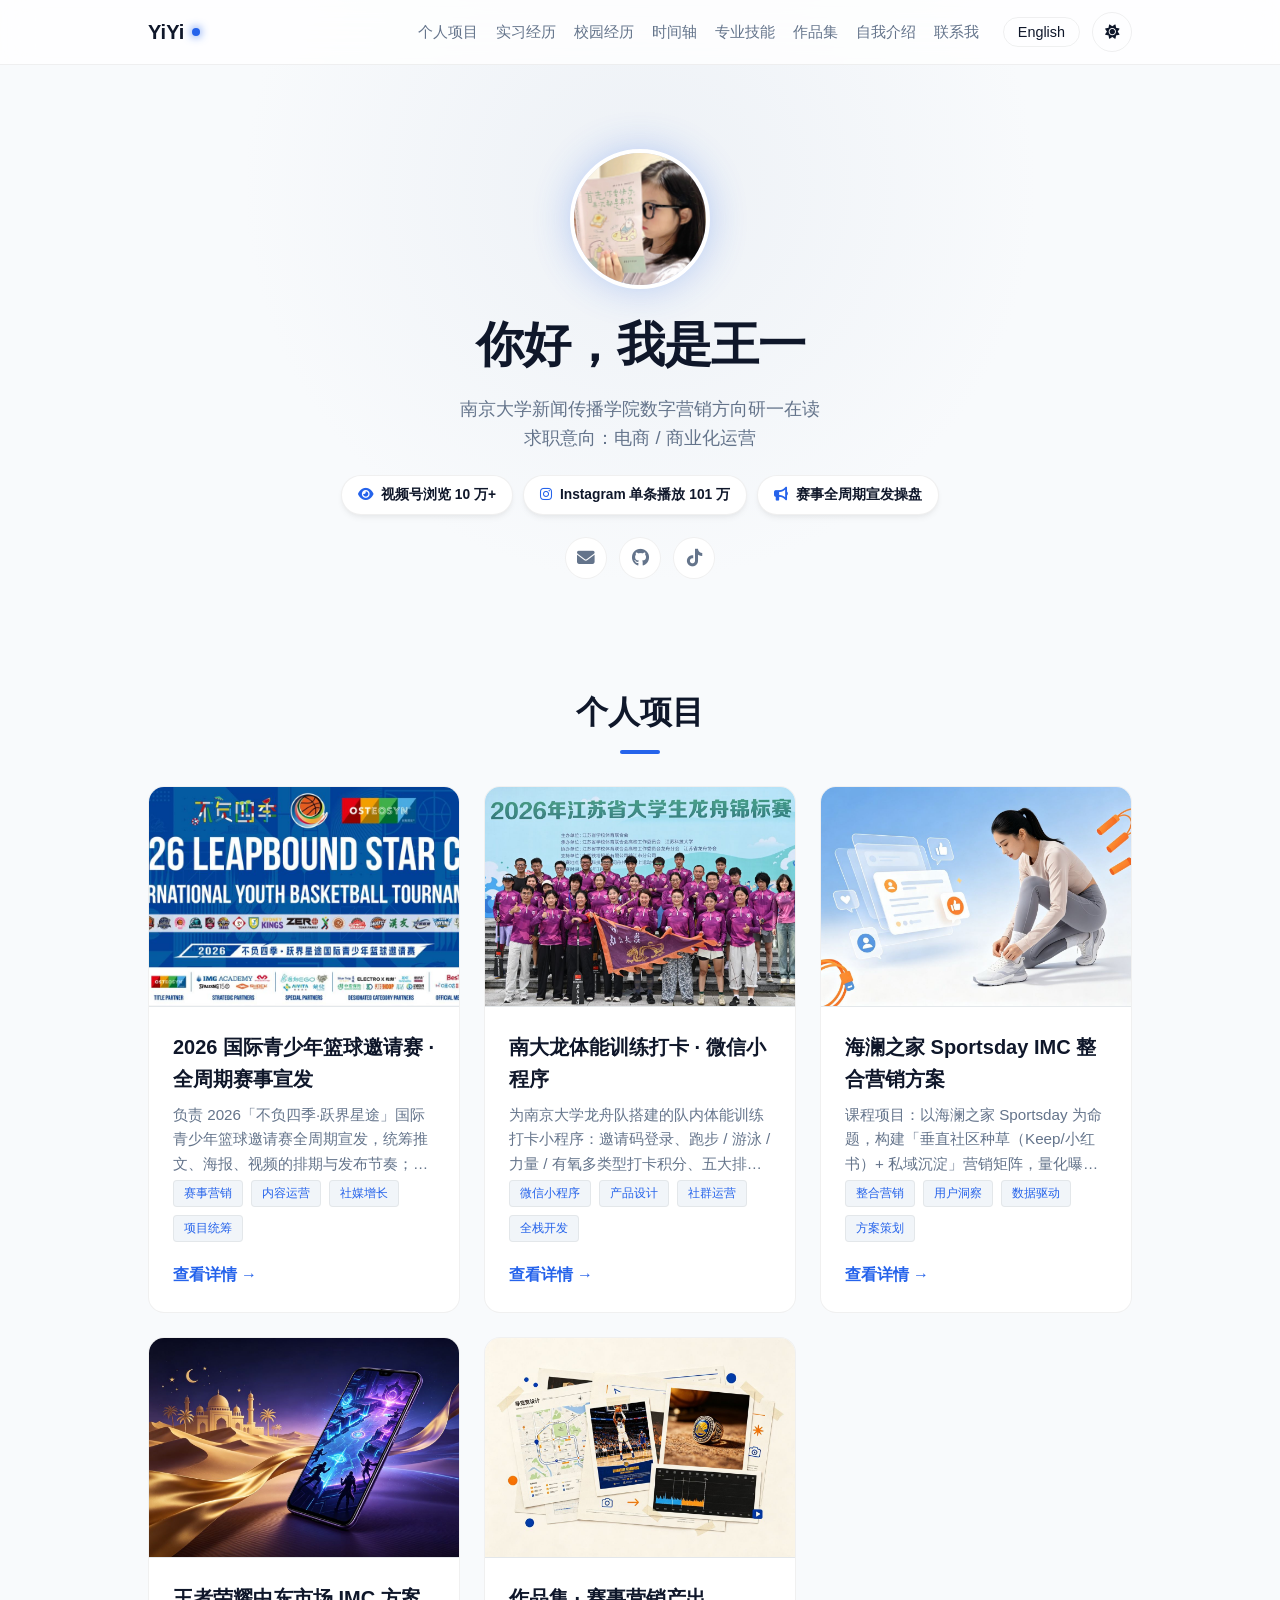
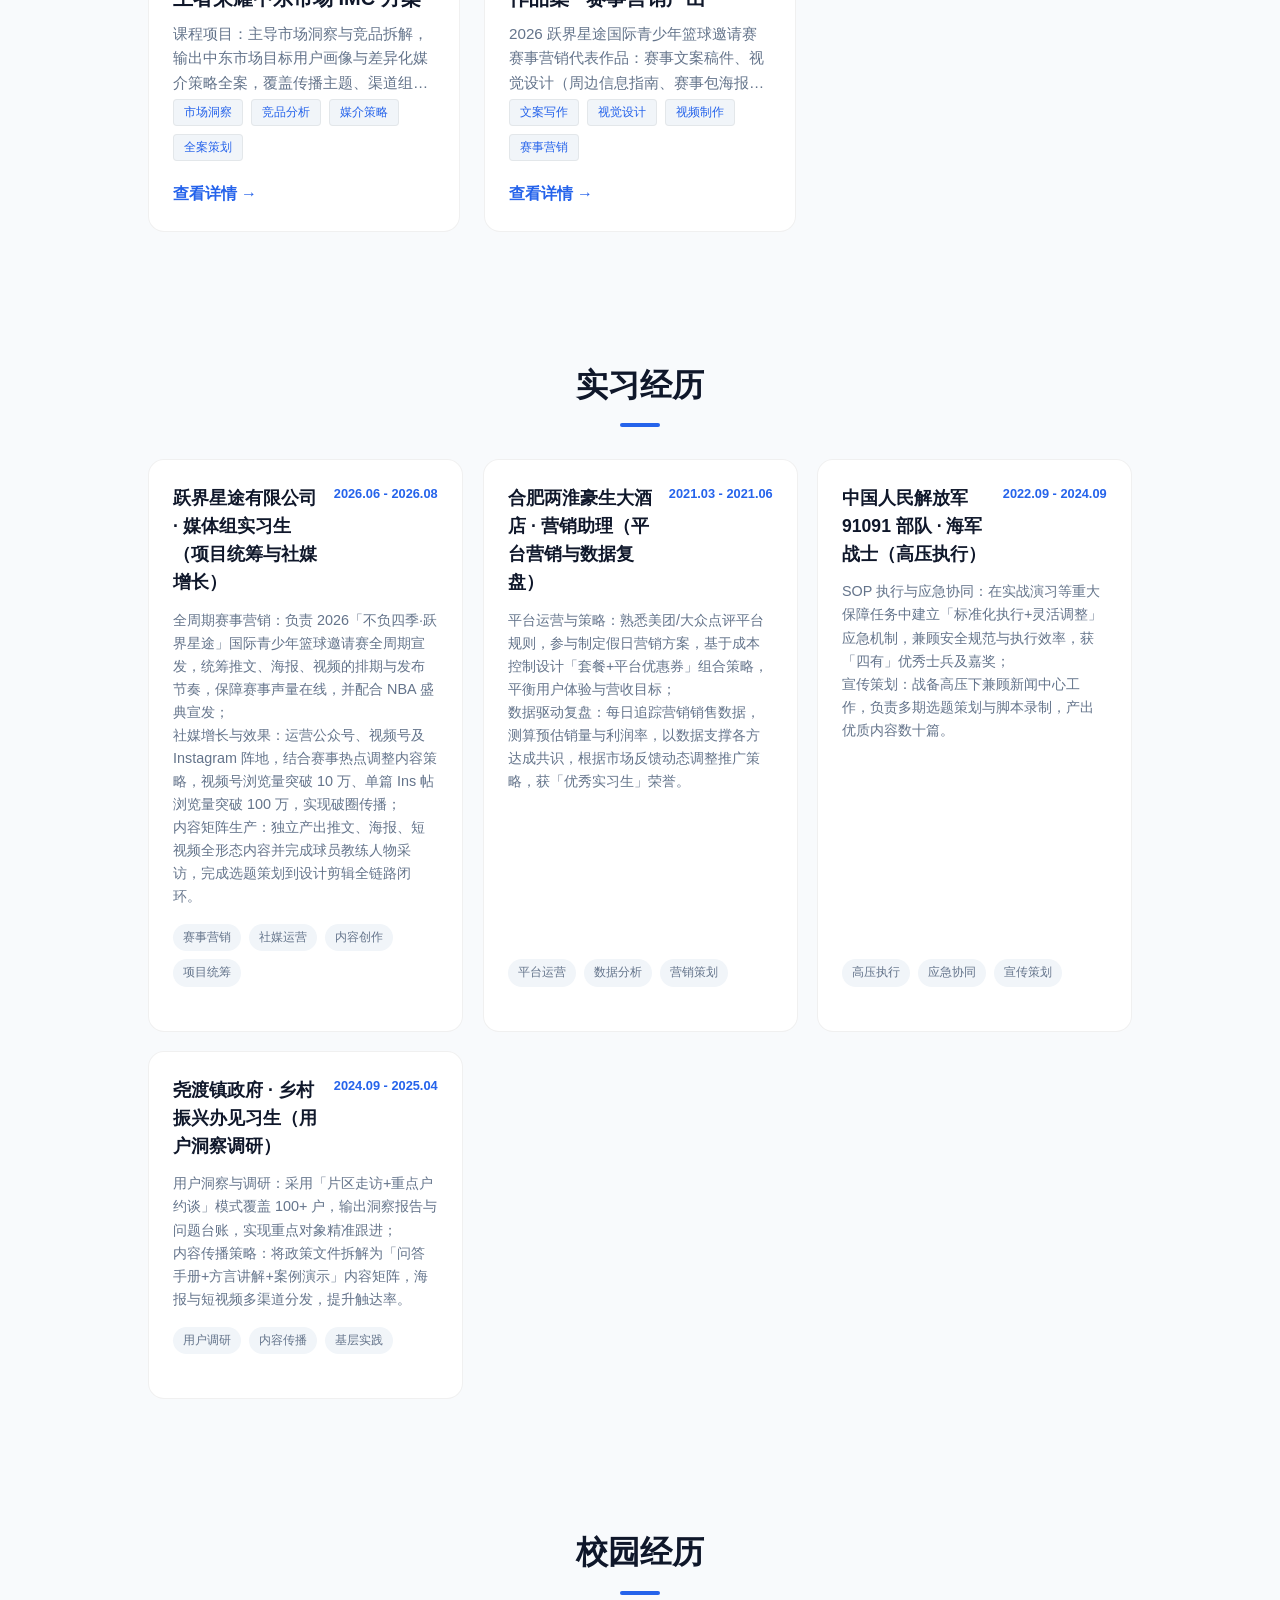
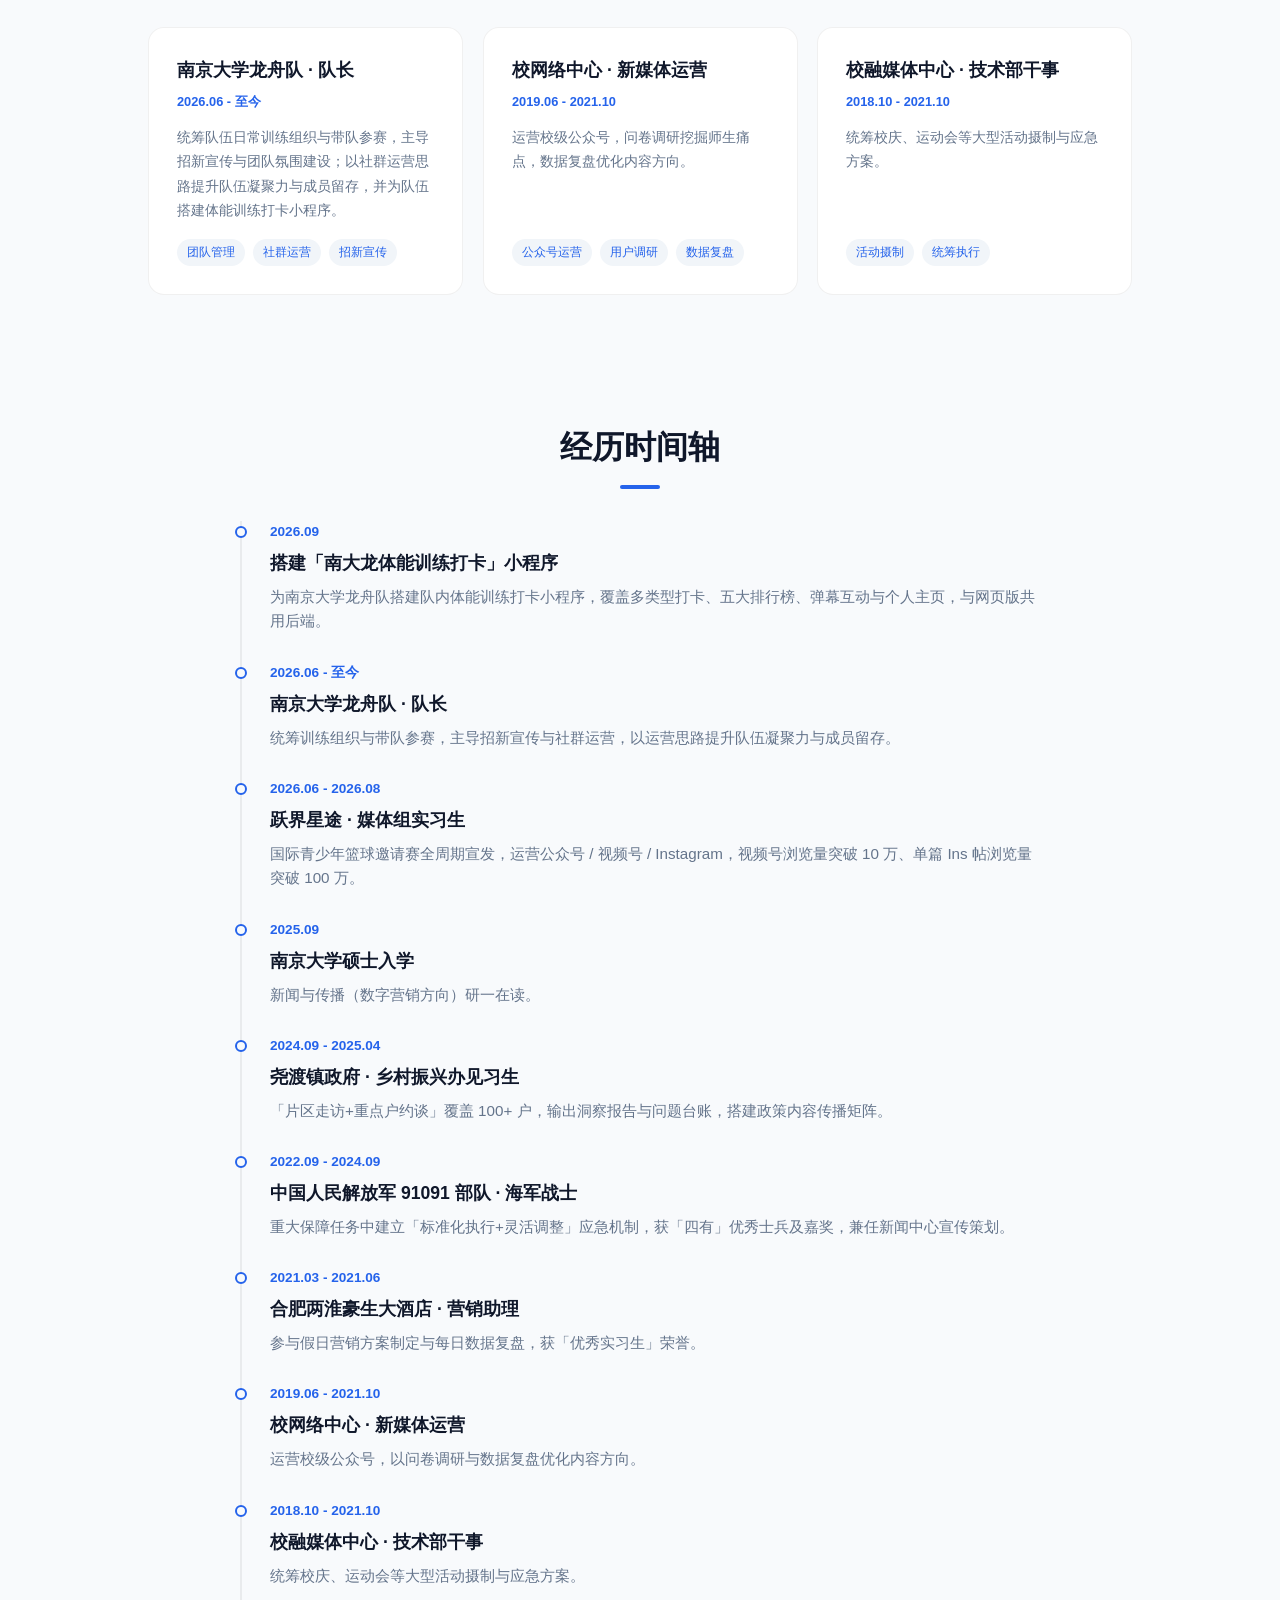
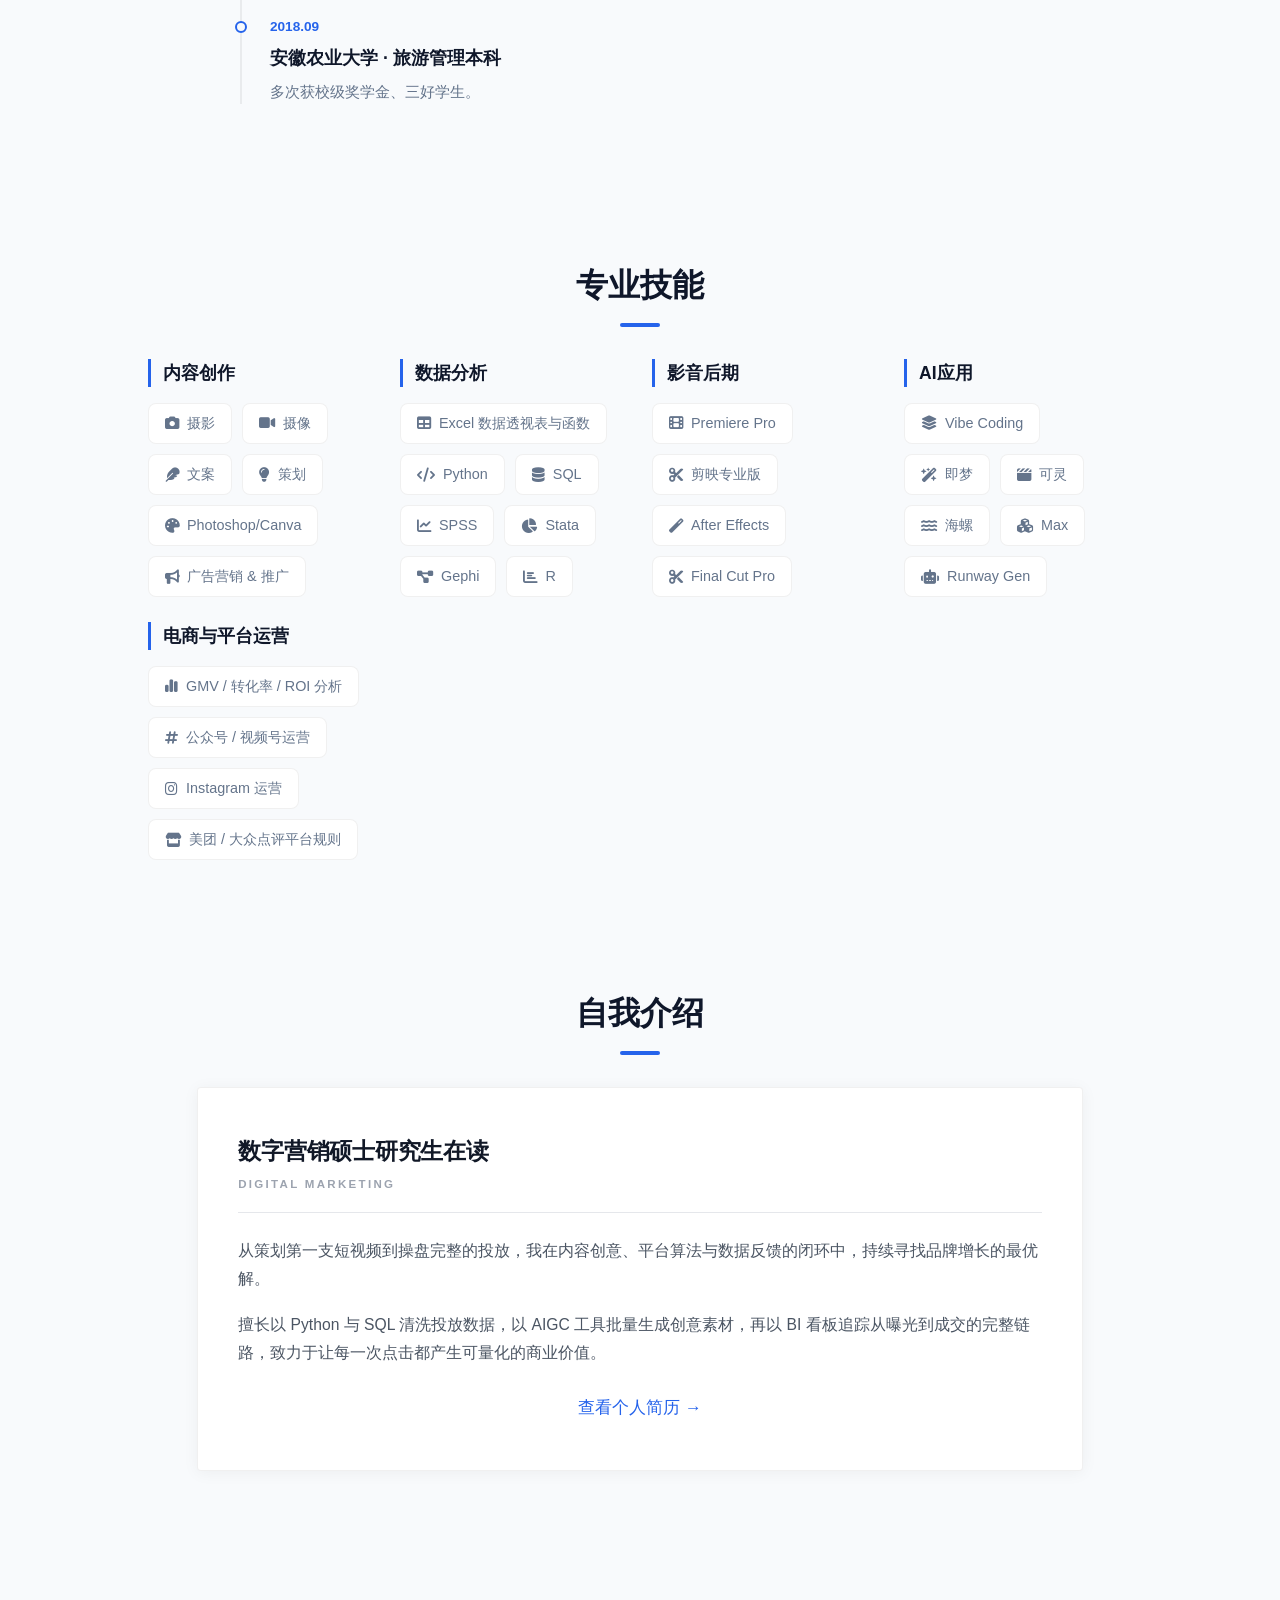
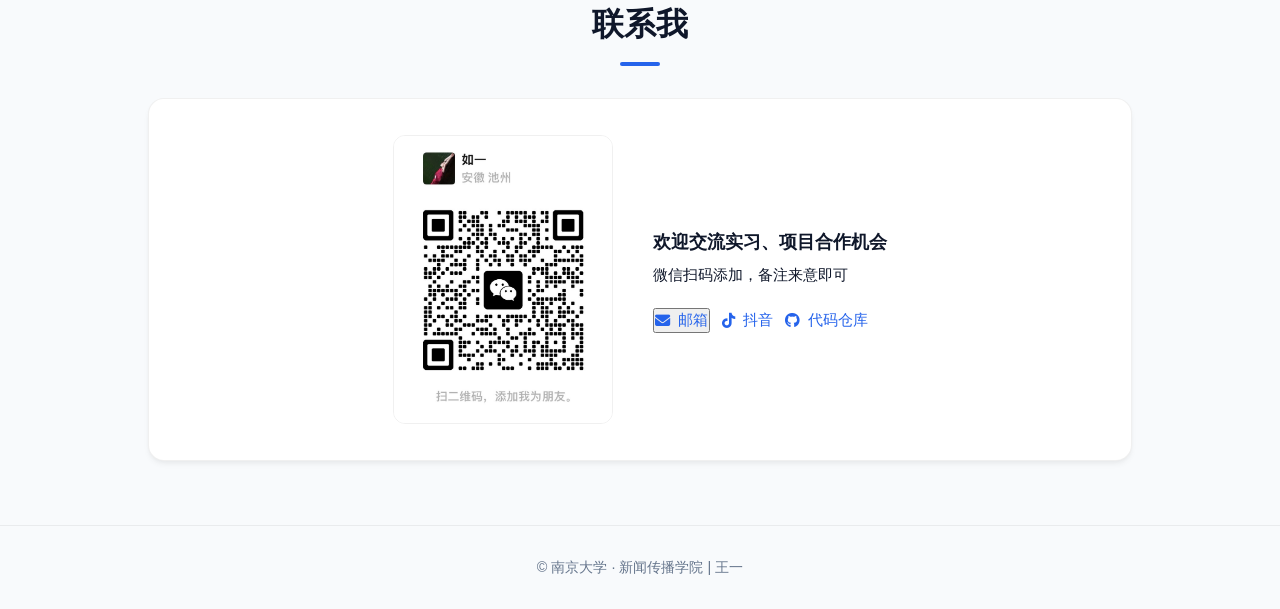
<file: index.html>
<!DOCTYPE html>
<html lang="zh-CN" data-theme="light">
<head>
  <meta charset="UTF-8">
  <meta name="viewport" content="width=device-width, initial-scale=1.0">
  <title>王一 · 数字营销 | 个人主页 | Wang Yi's Homepage</title>
  <meta name="description" content="王一，南京大学新闻传播学院数字营销方向硕士在读，求职意向：电商 / 商业化运营。擅长内容创意、平台投放与数据复盘，以 Python、SQL 与 AIGC 工具驱动从曝光到成交的完整增长链路。">
  <meta name="keywords" content="王一,数字营销,电商运营,商业化运营,南京大学,新媒体运营">
  <meta name="author" content="王一">

  <!-- Open Graph / Twitter -->
  <meta property="og:type" content="website">
  <meta property="og:url" content="https://wangyi0830.github.io/">
  <meta property="og:title" content="王一 · 数字营销 | 个人主页">
  <meta property="og:description" content="南京大学数字营销硕士在读，求职电商 / 商业化运营。内容创意 × 平台算法 × 数据反馈，让每一次点击产生可量化的商业价值。">
  <meta property="og:image" content="https://wangyi0830.github.io/assets/images/Avatar.jpg">
  <meta property="og:locale" content="zh_CN">
  <meta name="twitter:card" content="summary">
  <meta name="twitter:title" content="王一 · 数字营销 | 个人主页">
  <meta name="twitter:description" content="南京大学数字营销硕士在读，求职电商 / 商业化运营。内容创意 × 平台算法 × 数据反馈。">
  <meta name="twitter:image" content="https://wangyi0830.github.io/assets/images/Avatar.jpg">

  <!-- 站点图标 -->
  <link rel="icon" href="favicon.svg" type="image/svg+xml">
  <link rel="icon" href="assets/images/favicon-32.png" sizes="32x32" type="image/png">
  <link rel="apple-touch-icon" href="assets/images/apple-touch-icon.png">

  <!-- 结构化数据 -->
  <script type="application/ld+json">
  {
    "@context": "https://schema.org",
    "@type": "Person",
    "name": "王一",
    "alternateName": "Wang Yi",
    "url": "https://wangyi0830.github.io/",
    "image": "https://wangyi0830.github.io/assets/images/Avatar.jpg",
    "email": "mailto:yolowyi@163.com",
    "jobTitle": "数字营销硕士研究生在读",
    "affiliation": {
      "@type": "CollegeOrUniversity",
      "name": "南京大学新闻传播学院"
    },
    "knowsAbout": ["数字营销", "电商运营", "内容创意", "Python", "SQL", "AIGC", "数据分析"]
  }
  </script>

  <script>
    const savedTheme = localStorage.getItem('theme') || (window.matchMedia('(prefers-color-scheme: dark)').matches ? 'dark' : 'light');
    document.documentElement.setAttribute('data-theme', savedTheme);
  </script>

  <link rel="stylesheet" href="assets/css/style.css">
  <link rel="stylesheet" href="https://cdn.bootcdn.net/ajax/libs/font-awesome/6.4.0/css/all.min.css">
</head>
<body>
  <nav>
    <div class="container nav-container">
      <a href="#" class="logo">
        <span class="logo-text">YiYi</span>
        <div class="logo-dot"></div>
      </a>
      
      <div class="nav-actions">
        <div class="nav-links">
          <a href="#projects" data-i18n="nav.projects">个人项目</a>
          <a href="#experience" data-i18n="nav.experience">实习经历</a>
          <a href="#campus-experiences" data-i18n="nav.campus-experiences">校园经历</a>
          <a href="#timeline" data-i18n="nav.timeline">时间轴</a>
          <a href="#skills" data-i18n="nav.skills">专业技能</a>
          <a href="pages/portfolio/portfolio.html" data-i18n="nav.portfolio">作品集</a>
          <a href="#self-introduction" data-i18n="nav.self-introduction">自我介绍</a>
          <a href="#contact" data-i18n="nav.contact">联系我</a>
        </div>
        
        <div class="nav-controls">
          <button class="control-btn lang-toggle" aria-label="Toggle Language">English</button>
          <button class="control-btn theme-toggle" aria-label="Toggle Theme">
            <i class="fas fa-sun sun-icon"></i>
            <i class="fas fa-moon moon-icon"></i>
          </button>
        </div>
      </div>
    </div>
  </nav>

  <section id="intro" class="intro">
    <div class="bg-decoration"></div>
    <div class="container flex-center column">
      <div class="avatar-container">
        <img src="assets/images/Avatar.jpg" alt="一一的头像" class="avatar" data-i18n="intro.avatarAlt">
        <div class="avatar-glow"></div>
      </div>
      <h1 class="gradient-text" data-i18n="intro.title">你好，我是王一</h1>
      <p class="subtitle" data-i18n="intro.desc">南京大学新闻传播学院数字营销方向研一在读<br>求职意向：电商 / 商业化运营</p>
      <div class="intro-stats" data-i18n="intro.stats">
        <span><i class="fas fa-eye"></i> 视频号浏览 10 万+</span>
        <span><i class="fab fa-instagram"></i> Instagram 单条播放 101 万</span>
        <span><i class="fas fa-bullhorn"></i> 赛事全周期宣发操盘</span>
      </div>
      <div class="intro-contact-links" aria-label="Social Links"></div>
    </div>
  </section>

  <section id="projects" class="section-padding">
    <div class="container">
      <h2 data-i18n="projects.title">个人项目</h2>
      <div class="projects-grid"></div>
    </div>
  </section>

  <section id="experience" class="section-padding">
    <div class="container">
      <h2 data-i18n="experience.title">实习经历</h2>
      <div class="opensource-grid"></div>
    </div>
  </section>

  <section id="campus-experiences" class="section-padding">
    <div class="container">
      <h2 data-i18n="campus.title">校园经历</h2>
      <div class="campus-grid"></div>
    </div>
  </section>

  <section id="timeline" class="section-padding">
    <div class="container">
      <h2 data-i18n="timeline.title">经历时间轴</h2>
      <div class="timeline-container"></div>
    </div>
  </section>

  <section id="skills" class="section-padding">
    <div class="container">
      <h2 data-i18n="skills.title">专业技能</h2>
      <div class="skills-wrapper"></div>
    </div>
  </section>

  <section id="self-introduction" class="section-padding">
    <div class="container">
      <h2 data-i18n="selfintro.title">自我介绍</h2>
      
      <div class="intro-paper">
        <div class="paper-content">
          <h4 class="intro-title-sans">数字营销硕士研究生在读</h4>
          <span class="paper-label-bottom">DIGITAL MARKETING</span>
          
          <div class="paper-body-standard">
            <p>
              从策划第一支短视频到操盘完整的投放，我在内容创意、平台算法与数据反馈的闭环中，持续寻找品牌增长的最优解。
            </p>
            <p>
              擅长以 Python 与 SQL 清洗投放数据，以 AIGC 工具批量生成创意素材，再以 BI 看板追踪从曝光到成交的完整链路，致力于让每一次点击都产生可量化的商业价值。
            </p>
          </div>
          
          <div class="paper-action">
            <a href="assets/pdf/resume.pdf?v=3" target="_blank" rel="noopener noreferrer" class="btn-paper">查看个人简历 &rarr;</a>
          </div>
        </div>
      </div>
    </div>
  </section>

  <section id="contact" class="section-padding">
    <div class="container">
      <h2 data-i18n="contact.title">联系我</h2>
      <div class="contact-card">
        <div class="contact-qr">
          <img src="assets/images/wechat-qr.jpg" alt="微信二维码" class="contact-qr-img" data-i18n="contact.qrAlt" loading="lazy">
        </div>
        <div class="contact-info">
          <p class="contact-lead" data-i18n="contact.lead">欢迎交流实习、项目合作机会</p>
          <p class="contact-hint" data-i18n="contact.hint">微信扫码添加，备注来意即可</p>
          <div class="contact-actions">
            <button type="button" class="btn-paper" id="email-btn">
              <i class="fas fa-envelope"></i> <span data-i18n="contact.email">邮箱</span>
            </button>
            <a href="https://v.douyin.com/_R3UOL4Qckg/" target="_blank" rel="noopener noreferrer" class="btn-paper">
              <i class="fab fa-tiktok"></i> <span data-i18n="contact.tiktok">抖音</span>
            </a>
            <a href="https://github.com/wangyi0830" target="_blank" rel="noopener noreferrer" class="btn-paper">
              <i class="fab fa-github"></i> <span data-i18n="contact.github">代码仓库</span>
            </a>
          </div>
        </div>
      </div>
    </div>
  </section>

  <footer data-i18n="footer.copyright">© 南京大学新闻传播学院 ｜ 王一</footer>

  <script src="assets/js/i18n.js"></script>
  <script src="assets/js/main.js"></script>
</body>
</html>
</file>
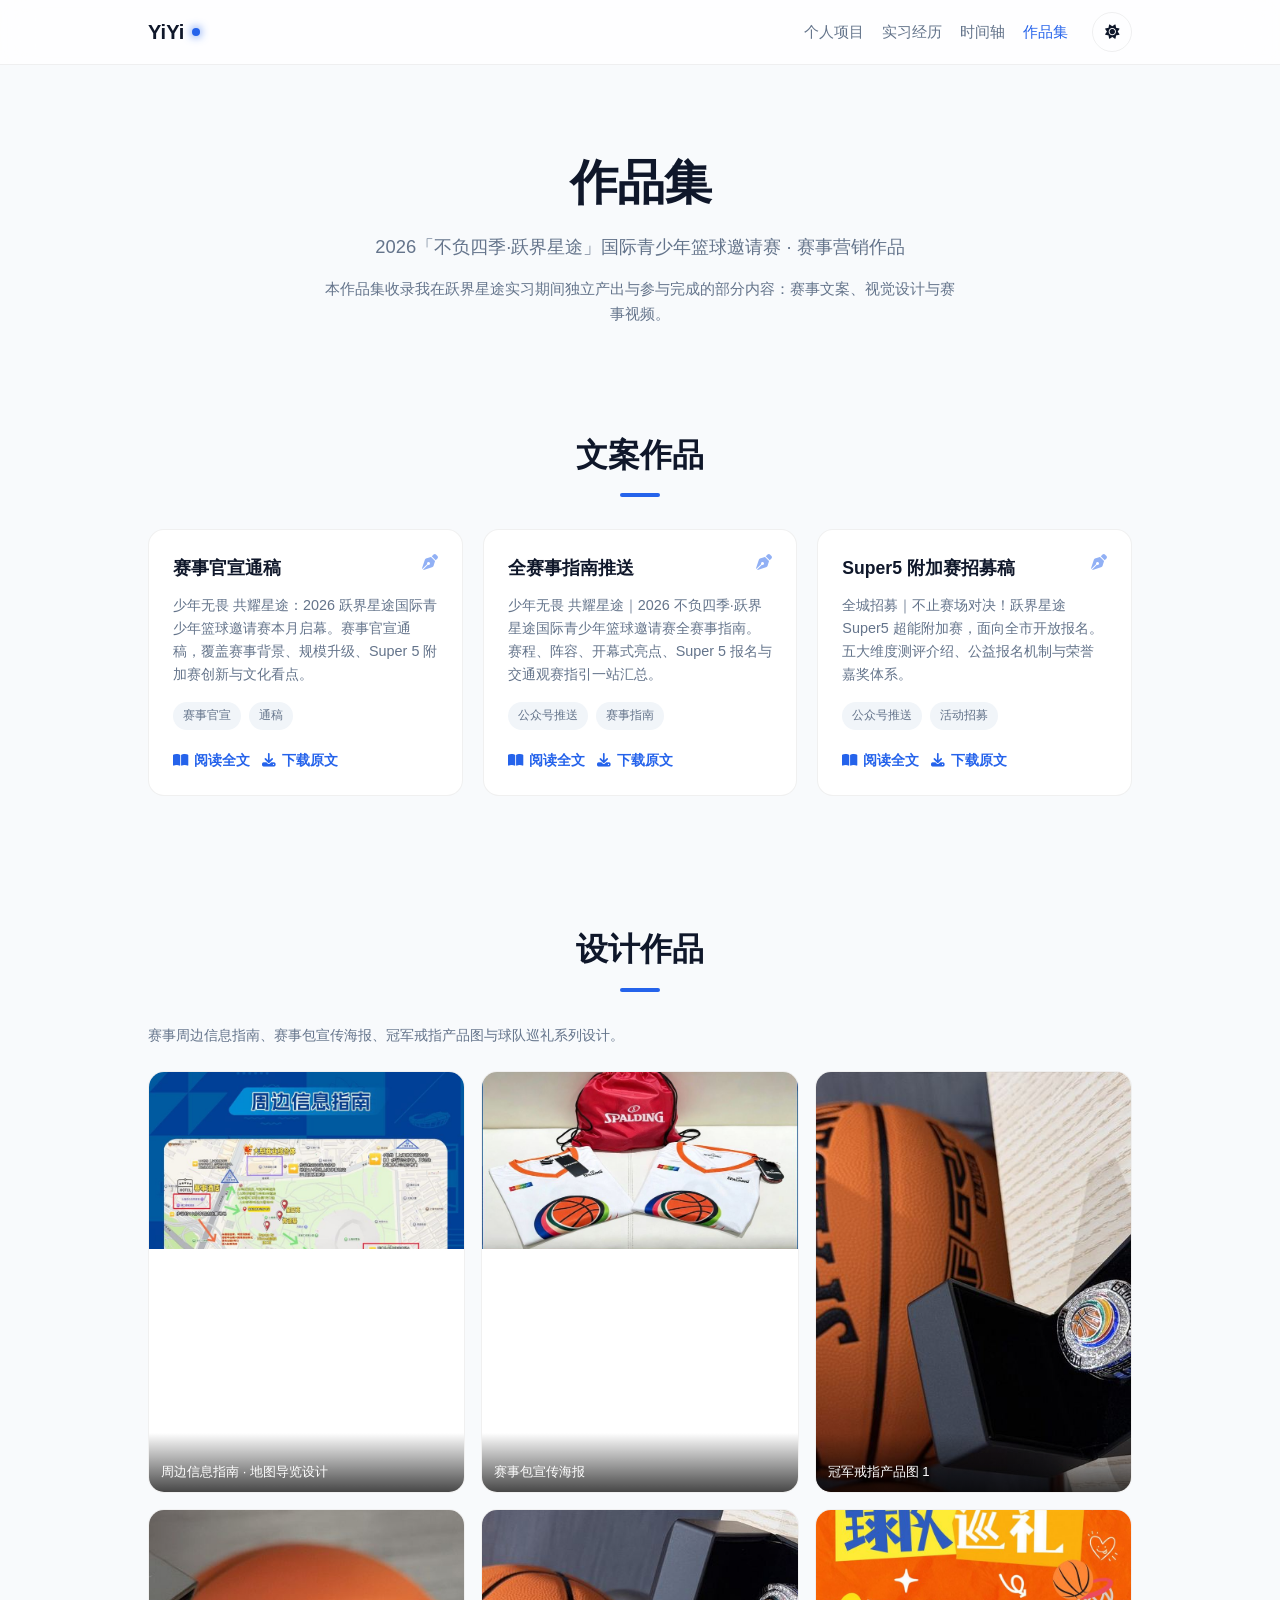
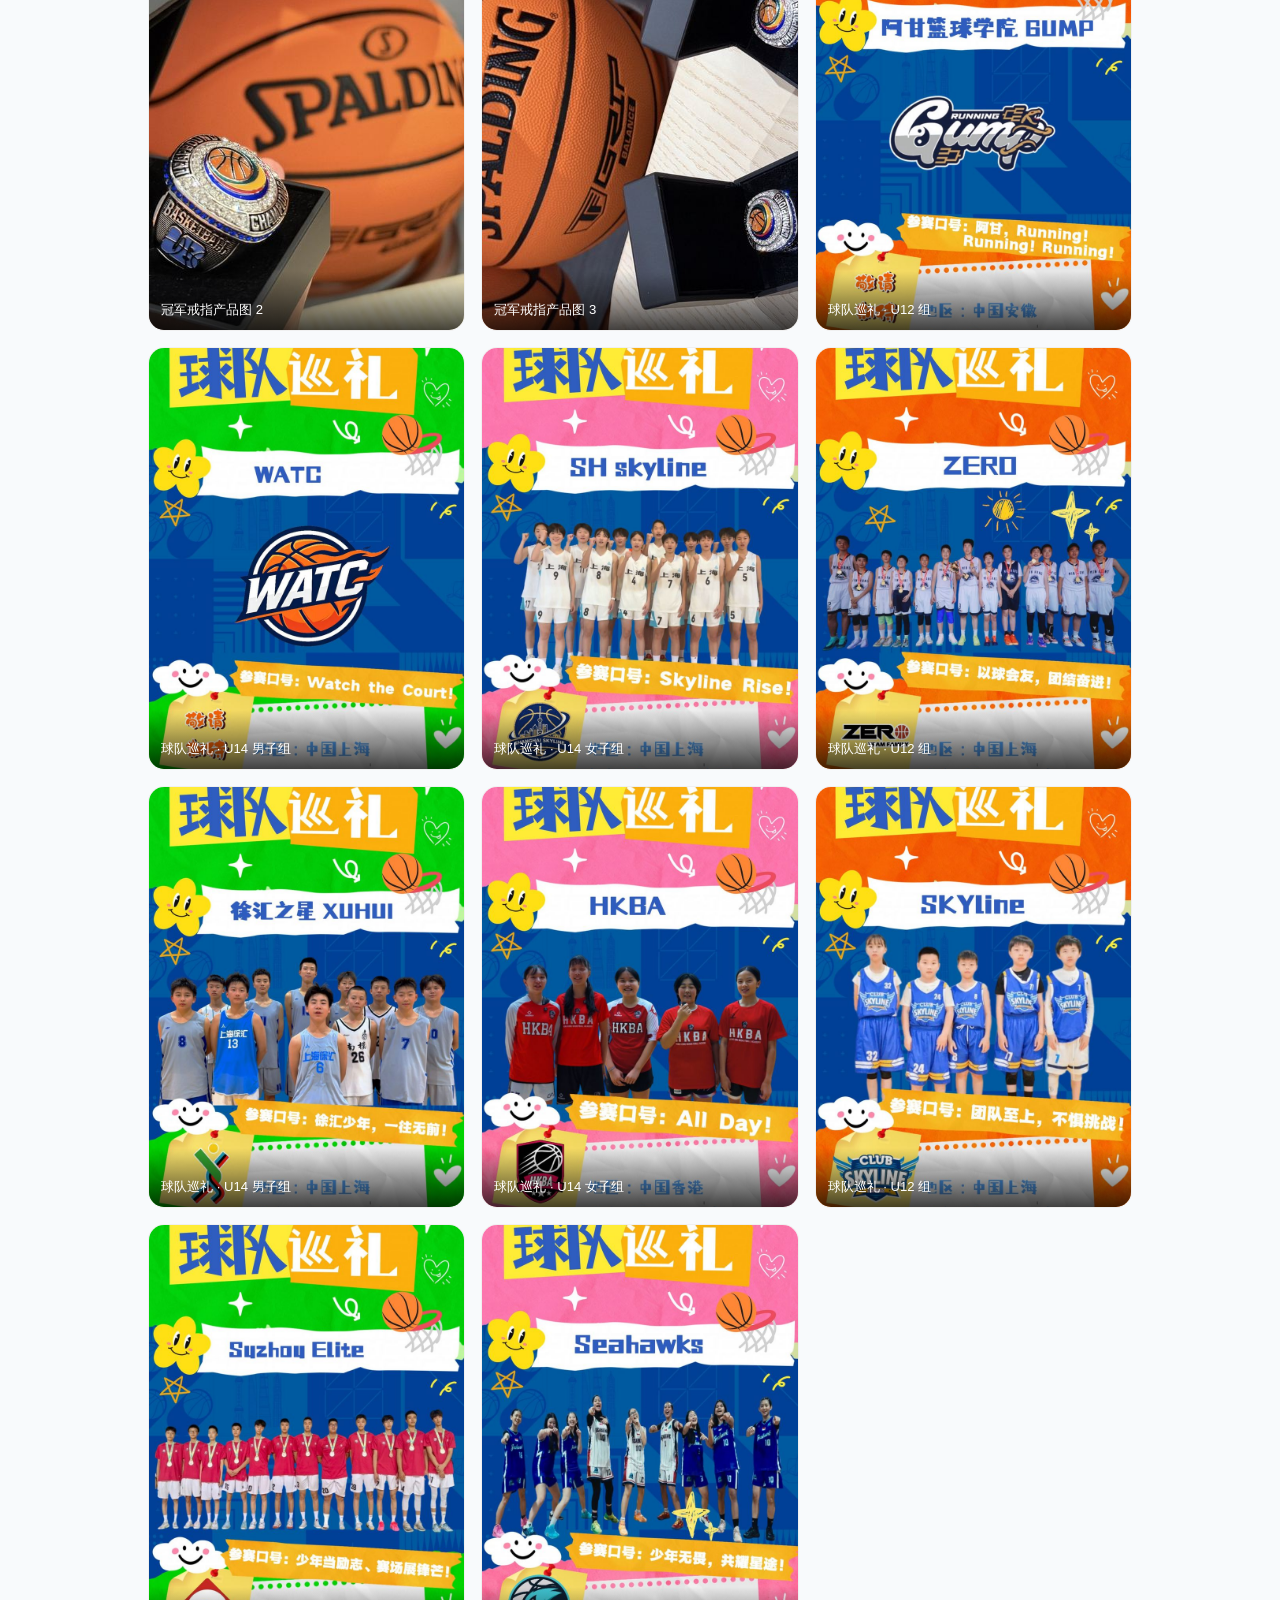
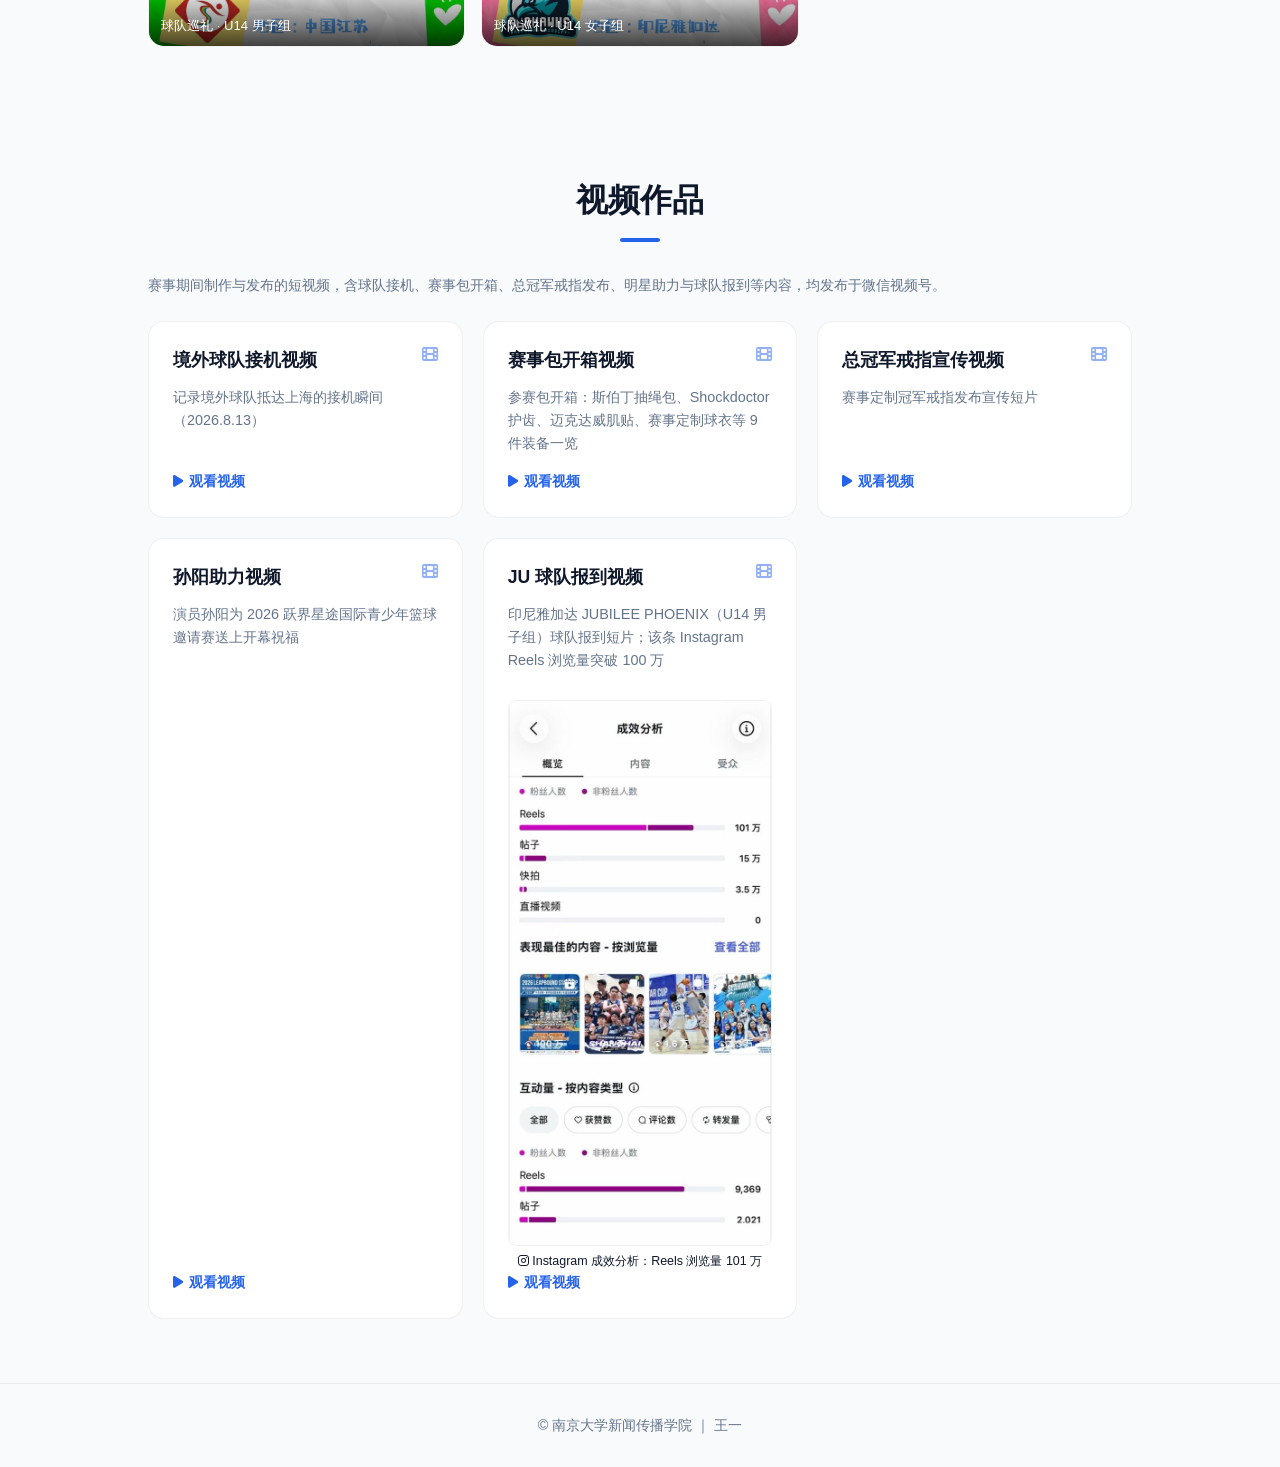
<file: pages/portfolio/portfolio.html>
<!DOCTYPE html>
<html lang="zh-CN" data-theme="light">
<head>
  <meta charset="UTF-8">
  <meta name="viewport" content="width=device-width, initial-scale=1.0">
  <title>作品集 | 王一</title>

  <meta name="description" content="王一 · 作品集：2026「不负四季·跃界星途」国际青少年篮球邀请赛赛事营销作品，含赛事文案、视觉设计与赛事视频。">

  <!-- 站点图标 -->
  <link rel="icon" href="../../favicon.svg" type="image/svg+xml">
  <link rel="icon" href="../../assets/images/favicon-32.png" sizes="32x32" type="image/png">
  <link rel="apple-touch-icon" href="../../assets/images/apple-touch-icon.png">

  
  <script>
    const savedTheme = localStorage.getItem('theme') || (window.matchMedia('(prefers-color-scheme: dark)').matches ? 'dark' : 'light');
    document.documentElement.setAttribute('data-theme', savedTheme);
  </script>

  <link rel="stylesheet" href="../../assets/css/style.css">
  <link rel="stylesheet" href="https://cdn.bootcdn.net/ajax/libs/font-awesome/6.4.0/css/all.min.css">
</head>
<body>
  <nav>
    <div class="container nav-container">
      <a href="../../index.html" class="logo">
        <span class="logo-text">YiYi</span>
        <div class="logo-dot"></div>
      </a>
      
      <div class="nav-actions">
        <div class="nav-links">
          <a href="../../index.html#projects">个人项目</a>
          <a href="../../index.html#experience">实习经历</a>
          <a href="../../index.html#timeline">时间轴</a>
          <a href="portfolio.html" class="nav-active">作品集</a>
        </div>
        
        <div class="nav-controls">
          <button class="control-btn theme-toggle" aria-label="Toggle Theme">
            <i class="fas fa-sun sun-icon"></i>
            <i class="fas fa-moon moon-icon"></i>
          </button>
        </div>
      </div>
    </div>
  </nav>

  <section class="pf-hero">
    <div class="container">
      <h1 class="gradient-text">作品集</h1>
      <p class="subtitle">2026「不负四季·跃界星途」国际青少年篮球邀请赛 · 赛事营销作品</p>
      <p class="pf-hero-note">本作品集收录我在跃界星途实习期间独立产出与参与完成的部分内容：赛事文案、视觉设计与赛事视频。</p>
    </div>
  </section>

  <!-- ===== 文案作品 ===== -->
  <section id="pf-writing" class="section-padding">
    <div class="container">
      <h2>文案作品</h2>
      <div class="pf-grid">
        <div class="os-card">
          <div class="os-header">
            <div class="os-title">赛事官宣通稿</div>
            <i class="fas fa-pen-nib" style="color:var(--primary); opacity:0.5;"></i>
          </div>
          <p class="os-desc">少年无畏 共耀星途：2026 跃界星途国际青少年篮球邀请赛本月启幕。赛事官宣通稿，覆盖赛事背景、规模升级、Super 5 附加赛创新与文化看点。</p>
          <div class="os-tags">
            <span class="os-tag">赛事官宣</span>
            <span class="os-tag">通稿</span>
          </div>
          <div class="os-actions">
            <a href="articles/cup-announcement.html" class="os-btn"><i class="fas fa-book-open"></i> 阅读全文</a>
            <a href="../../assets/portfolio/docs/赛事官宣通稿.docx" download class="os-btn"><i class="fas fa-download"></i> 下载原文</a>
          </div>
        </div>

        <div class="os-card">
          <div class="os-header">
            <div class="os-title">全赛事指南推送</div>
            <i class="fas fa-pen-nib" style="color:var(--primary); opacity:0.5;"></i>
          </div>
          <p class="os-desc">少年无畏 共耀星途｜2026 不负四季·跃界星途国际青少年篮球邀请赛全赛事指南。赛程、阵容、开幕式亮点、Super 5 报名与交通观赛指引一站汇总。</p>
          <div class="os-tags">
            <span class="os-tag">公众号推送</span>
            <span class="os-tag">赛事指南</span>
          </div>
          <div class="os-actions">
            <a href="articles/event-guide.html" class="os-btn"><i class="fas fa-book-open"></i> 阅读全文</a>
            <a href="../../assets/portfolio/docs/赛事指南推送.docx" download class="os-btn"><i class="fas fa-download"></i> 下载原文</a>
          </div>
        </div>

        <div class="os-card">
          <div class="os-header">
            <div class="os-title">Super5 附加赛招募稿</div>
            <i class="fas fa-pen-nib" style="color:var(--primary); opacity:0.5;"></i>
          </div>
          <p class="os-desc">全城招募｜不止赛场对决！跃界星途 Super5 超能附加赛，面向全市开放报名。五大维度测评介绍、公益报名机制与荣誉嘉奖体系。</p>
          <div class="os-tags">
            <span class="os-tag">公众号推送</span>
            <span class="os-tag">活动招募</span>
          </div>
          <div class="os-actions">
            <a href="articles/super5-recruit.html" class="os-btn"><i class="fas fa-book-open"></i> 阅读全文</a>
            <a href="../../assets/portfolio/docs/附加赛稿件.docx" download class="os-btn"><i class="fas fa-download"></i> 下载原文</a>
          </div>
        </div>
      </div>
    </div>
  </section>

  <!-- ===== 设计作品 ===== -->
  <section id="pf-design" class="section-padding">
    <div class="container">
      <h2>设计作品</h2>
      <p class="pf-section-note">赛事周边信息指南、赛事包宣传海报、冠军戒指产品图与球队巡礼系列设计。</p>
      <div class="pf-gallery" id="pf-gallery">
        <a href="../../assets/portfolio/images/guide.jpg" target="_blank" rel="noopener" class="pf-gallery-item pf-wide">
          <img src="../../assets/portfolio/images/guide-thumb.jpg" loading="lazy" alt="周边信息指南设计">
          <span class="pf-gallery-caption">周边信息指南 · 地图导览设计</span>
        </a>
        <a href="../../assets/portfolio/images/poster.jpg" target="_blank" rel="noopener" class="pf-gallery-item pf-wide">
          <img src="../../assets/portfolio/images/poster-thumb.jpg" loading="lazy" alt="赛事包宣传海报">
          <span class="pf-gallery-caption">赛事包宣传海报</span>
        </a>
        <a href="../../assets/portfolio/images/ring-1.jpg" target="_blank" rel="noopener" class="pf-gallery-item">
          <img src="../../assets/portfolio/images/ring-1-thumb.jpg" loading="lazy" alt="冠军戒指产品图 1">
          <span class="pf-gallery-caption">冠军戒指产品图 1</span>
        </a>
        <a href="../../assets/portfolio/images/ring-2.jpg" target="_blank" rel="noopener" class="pf-gallery-item">
          <img src="../../assets/portfolio/images/ring-2-thumb.jpg" loading="lazy" alt="冠军戒指产品图 2">
          <span class="pf-gallery-caption">冠军戒指产品图 2</span>
        </a>
        <a href="../../assets/portfolio/images/ring-3.jpg" target="_blank" rel="noopener" class="pf-gallery-item">
          <img src="../../assets/portfolio/images/ring-3-thumb.jpg" loading="lazy" alt="冠军戒指产品图 3">
          <span class="pf-gallery-caption">冠军戒指产品图 3</span>
        </a>
        <a href="../../assets/portfolio/images/team/team-u12-1.jpg" target="_blank" rel="noopener" class="pf-gallery-item">
          <img src="../../assets/portfolio/images/team/team-u12-1-thumb.jpg" loading="lazy" alt="球队巡礼 U12">
          <span class="pf-gallery-caption">球队巡礼 · U12 组</span>
        </a>
        <a href="../../assets/portfolio/images/team/team-u14m-1.jpg" target="_blank" rel="noopener" class="pf-gallery-item">
          <img src="../../assets/portfolio/images/team/team-u14m-1-thumb.jpg" loading="lazy" alt="球队巡礼 U14 男子">
          <span class="pf-gallery-caption">球队巡礼 · U14 男子组</span>
        </a>
        <a href="../../assets/portfolio/images/team/team-u14w-1.jpg" target="_blank" rel="noopener" class="pf-gallery-item">
          <img src="../../assets/portfolio/images/team/team-u14w-1-thumb.jpg" loading="lazy" alt="球队巡礼 U14 女子">
          <span class="pf-gallery-caption">球队巡礼 · U14 女子组</span>
        </a>
        <a href="../../assets/portfolio/images/team/team-u12-2.jpg" target="_blank" rel="noopener" class="pf-gallery-item">
          <img src="../../assets/portfolio/images/team/team-u12-2-thumb.jpg" loading="lazy" alt="球队巡礼 U12 2">
          <span class="pf-gallery-caption">球队巡礼 · U12 组</span>
        </a>
        <a href="../../assets/portfolio/images/team/team-u14m-2.jpg" target="_blank" rel="noopener" class="pf-gallery-item">
          <img src="../../assets/portfolio/images/team/team-u14m-2-thumb.jpg" loading="lazy" alt="球队巡礼 U14 男子 2">
          <span class="pf-gallery-caption">球队巡礼 · U14 男子组</span>
        </a>
        <a href="../../assets/portfolio/images/team/team-u14w-2.jpg" target="_blank" rel="noopener" class="pf-gallery-item">
          <img src="../../assets/portfolio/images/team/team-u14w-2-thumb.jpg" loading="lazy" alt="球队巡礼 U14 女子 2">
          <span class="pf-gallery-caption">球队巡礼 · U14 女子组</span>
        </a>
        <a href="../../assets/portfolio/images/team/team-u12-3.jpg" target="_blank" rel="noopener" class="pf-gallery-item">
          <img src="../../assets/portfolio/images/team/team-u12-3-thumb.jpg" loading="lazy" alt="球队巡礼 U12 3">
          <span class="pf-gallery-caption">球队巡礼 · U12 组</span>
        </a>
        <a href="../../assets/portfolio/images/team/team-u14m-3.jpg" target="_blank" rel="noopener" class="pf-gallery-item">
          <img src="../../assets/portfolio/images/team/team-u14m-3-thumb.jpg" loading="lazy" alt="球队巡礼 U14 男子 3">
          <span class="pf-gallery-caption">球队巡礼 · U14 男子组</span>
        </a>
        <a href="../../assets/portfolio/images/team/team-u14w-3.jpg" target="_blank" rel="noopener" class="pf-gallery-item">
          <img src="../../assets/portfolio/images/team/team-u14w-3-thumb.jpg" loading="lazy" alt="球队巡礼 U14 女子 3">
          <span class="pf-gallery-caption">球队巡礼 · U14 女子组</span>
        </a>
      </div>
    </div>
  </section>

  <!-- ===== 视频作品 ===== -->
  <section id="pf-video" class="section-padding">
    <div class="container">
      <h2>视频作品</h2>
      <p class="pf-section-note">赛事期间制作与发布的短视频，含球队接机、赛事包开箱、总冠军戒指发布、明星助力与球队报到等内容，均发布于微信视频号。</p>
      <div class="pf-grid" id="pf-video-grid"></div>
    </div>
  </section>

  <footer>© 南京大学新闻传播学院 ｜ 王一</footer>

  <script>
    // 视频作品数据：link 为微信视频号公开链接
    const PF_VIDEOS = [
      { title: '境外球队接机视频', desc: '记录境外球队抵达上海的接机瞬间（2026.8.13）', link: 'https://weixin.qq.com/sph/AQT2R8tl9P' },
      { title: '赛事包开箱视频', desc: '参赛包开箱：斯伯丁抽绳包、Shockdoctor 护齿、迈克达威肌贴、赛事定制球衣等 9 件装备一览', link: 'https://weixin.qq.com/sph/A5ZY1IxFeC' },
      { title: '总冠军戒指宣传视频', desc: '赛事定制冠军戒指发布宣传短片', link: 'https://weixin.qq.com/sph/ATrWjlCAAV' },
      { title: '孙阳助力视频', desc: '演员孙阳为 2026 跃界星途国际青少年篮球邀请赛送上开幕祝福', link: 'https://weixin.qq.com/sph/AsSdMCOyeS' },
      { title: 'JU 球队报到视频', desc: '印尼雅加达 JUBILEE PHOENIX（U14 男子组）球队报到短片；该条 Instagram Reels 浏览量突破 100 万', link: 'https://weixin.qq.com/sph/ASOWgcZkpc', img: '../../assets/portfolio/images/ins-million.jpg', imgCaption: 'Instagram 成效分析：Reels 浏览量 101 万' },
    ];

    const grid = document.getElementById('pf-video-grid');
    PF_VIDEOS.forEach((v) => {
      const card = document.createElement('div');
      card.className = 'os-card';
      const linkHtml = v.link
        ? `<div class="os-actions"><a href="${v.link}" target="_blank" rel="noopener noreferrer" class="os-btn"><i class="fas fa-play"></i> 观看视频</a></div>`
        : `<div class="os-actions"><span class="pf-link-pending">链接整理中</span></div>`;
      const imgHtml = v.img
        ? `<figure style="margin:12px 0 0;"><img src="${v.img}" alt="${v.imgCaption || ''}" style="width:100%; border-radius:8px; border:1px solid var(--border-light);" loading="lazy"><figcaption style="font-size:0.78rem; color:var(--text-secondary); margin-top:6px; text-align:center;"><i class="fab fa-instagram"></i> ${v.imgCaption || ''}</figcaption></figure>`
        : '';
      card.innerHTML = `
        <div class="os-header">
          <div class="os-title">${v.title}</div>
          <i class="fas fa-film" style="color:var(--primary); opacity:0.5;"></i>
        </div>
        <p class="os-desc">${v.desc}</p>
        ${imgHtml}
        ${linkHtml}
      `;
      grid.appendChild(card);
    });
  </script>
</body>
</html>
</file>
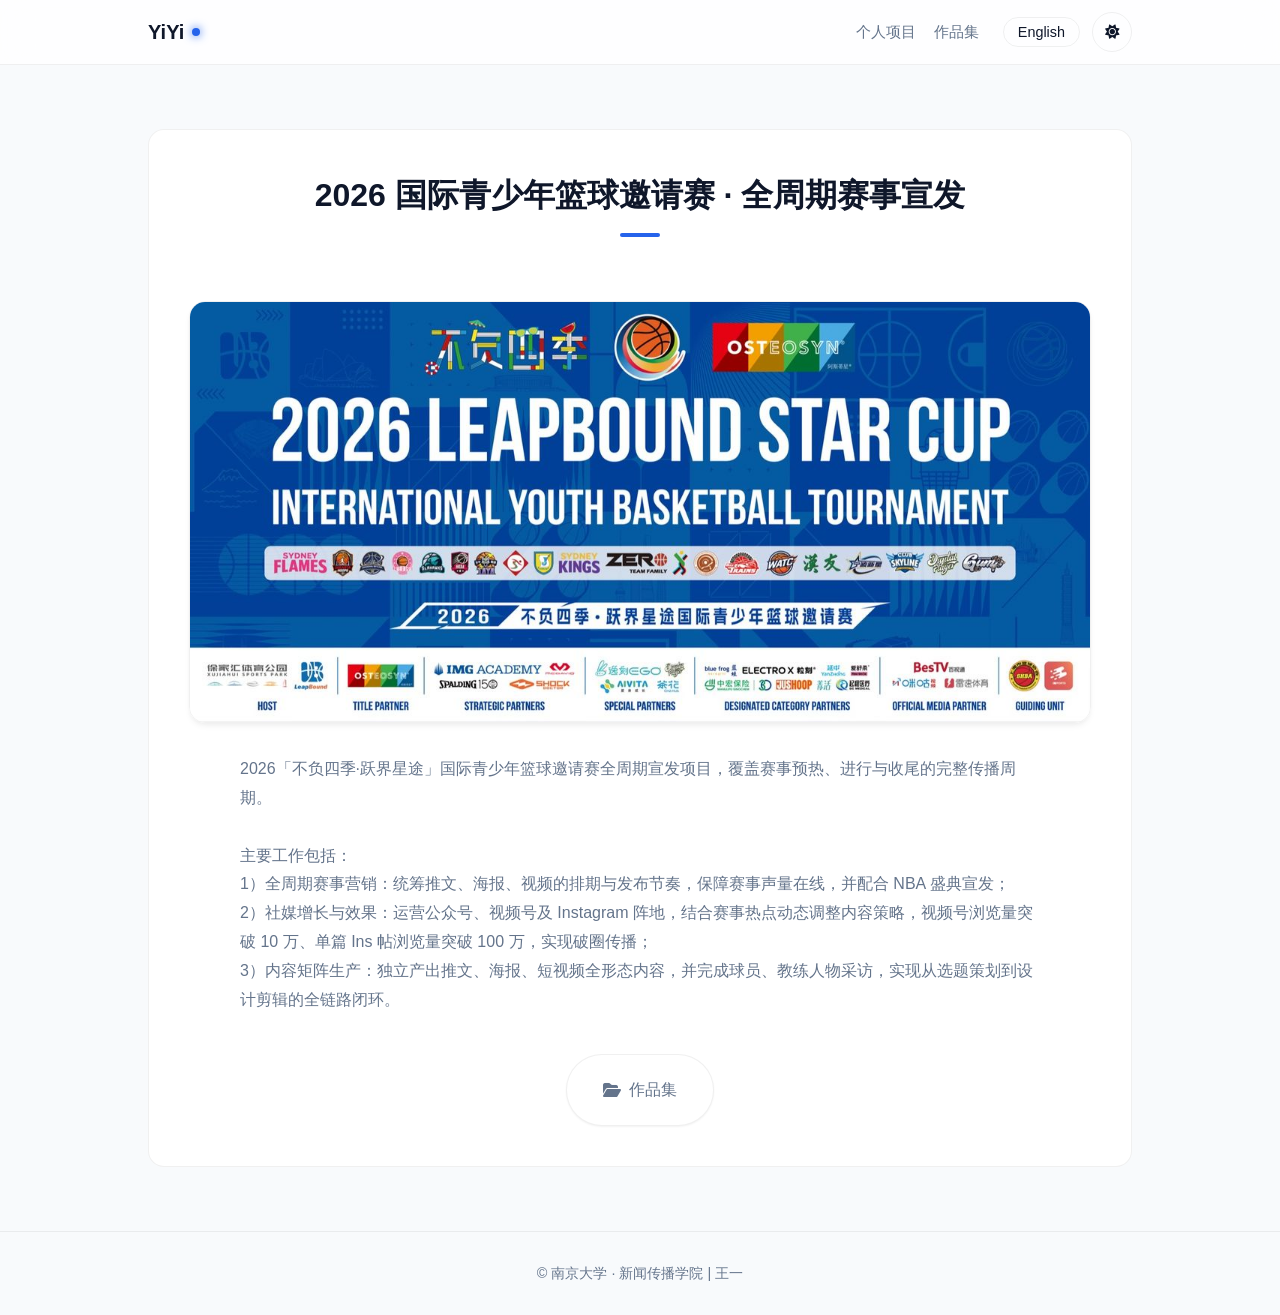
<file: pages/projects/project1.html>
<!DOCTYPE html>
<html lang="zh-CN" data-theme="light">
<head>
  <meta charset="UTF-8">
  <meta name="viewport" content="width=device-width, initial-scale=1.0">
  <title>2026 国际青少年篮球邀请赛 · 全周期赛事宣发 | 王一</title>

  <meta name="description" content="王一 · 个人项目：2026 国际青少年篮球邀请赛全周期赛事宣发，覆盖官宣通稿、赛事指南、Super5 招募与新媒体矩阵运营。">

  <!-- 站点图标 -->
  <link rel="icon" href="../../favicon.svg" type="image/svg+xml">
  <link rel="icon" href="../../assets/images/favicon-32.png" sizes="32x32" type="image/png">
  <link rel="apple-touch-icon" href="../../assets/images/apple-touch-icon.png">

  
  <script>
    const savedTheme = localStorage.getItem('theme') || (window.matchMedia('(prefers-color-scheme: dark)').matches ? 'dark' : 'light');
    document.documentElement.setAttribute('data-theme', savedTheme);
  </script>

  <link rel="stylesheet" href="../../assets/css/style.css">
  <link rel="stylesheet" href="https://cdn.bootcdn.net/ajax/libs/font-awesome/6.4.0/css/all.min.css">
</head>
<body>
  <nav>
    <div class="container nav-container">
      <a href="../../index.html" class="logo">
        <span class="logo-text">YiYi</span>
        <div class="logo-dot"></div>
      </a>
      
      <div class="nav-actions">
        <div class="nav-links">
          <a href="../../index.html#projects" data-i18n="nav.projects">个人项目</a>
          <a href="../../pages/portfolio/portfolio.html" data-i18n="nav.portfolio">作品集</a>
        </div>
        
        <div class="nav-controls">
          <button class="control-btn lang-toggle" aria-label="Toggle Language">English</button>
          <button class="control-btn theme-toggle" aria-label="Toggle Theme">
            <i class="fas fa-sun sun-icon"></i>
            <i class="fas fa-moon moon-icon"></i>
          </button>
        </div>
      </div>
    </div>
  </nav>

  <section class="section-padding">
    <div class="container">
      <div class="card project-detail-card">
        <h2 data-i18n="project1.title"></h2>
        
        <img src="../../assets/images/cup-cover.jpg" data-i18n="projects1.imgAlt1" class="project-img" loading="lazy">
        
        <div class="project-detail-desc">
          <p data-i18n="project1.desc"></p>
        </div>
       
        <div class="publish-links-wrapper">
          <div class="publish-links">
            <a href="../../pages/portfolio/portfolio.html" class="publish-link">
              <i class="fas fa-folder-open"></i> <span data-i18n="nav.portfolio">作品集</span>
            </a>
          </div>
        </div>

      </div>
    </div>
  </section>

  <footer data-i18n="footer.copyright">© 南京大学新闻传播学院 ｜ 王一</footer>

  <script src="../../assets/js/i18n.js"></script>
  <script src="../../assets/js/main.js"></script>
</body>
</html>
</file>
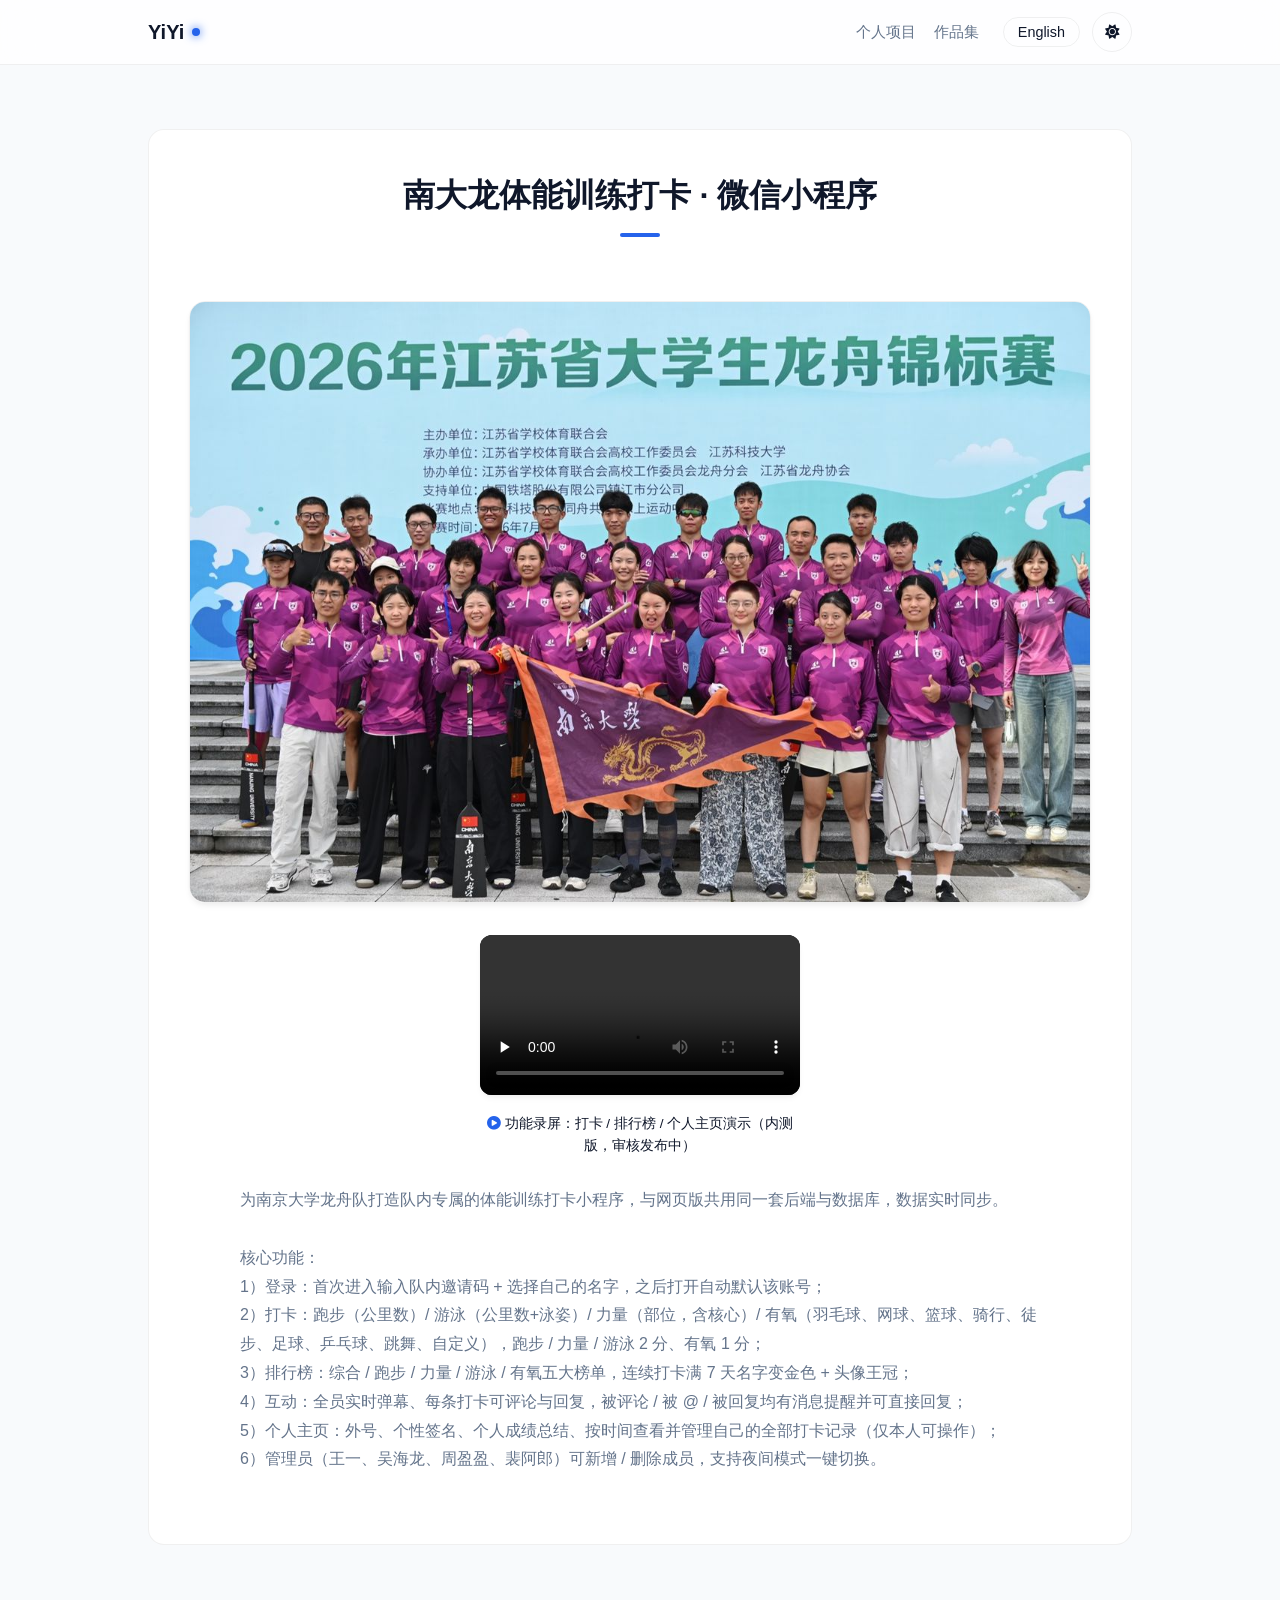
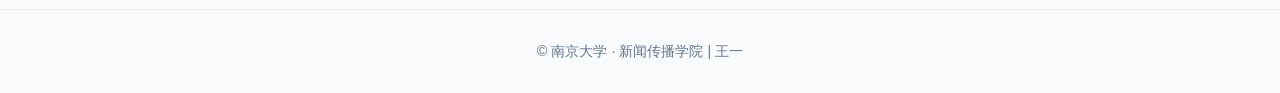
<file: pages/projects/project2.html>
<!DOCTYPE html>
<html lang="zh-CN" data-theme="light">
<head>
  <meta charset="UTF-8">
  <meta name="viewport" content="width=device-width, initial-scale=1.0">
  <title>南大龙体能训练打卡 · 微信小程序 | 王一</title>

  <meta name="description" content="王一 · 个人项目：南大龙体能训练打卡微信小程序，从产品策划、UI 设计到上线运营的全流程实践。">

  <!-- 站点图标 -->
  <link rel="icon" href="../../favicon.svg" type="image/svg+xml">
  <link rel="icon" href="../../assets/images/favicon-32.png" sizes="32x32" type="image/png">
  <link rel="apple-touch-icon" href="../../assets/images/apple-touch-icon.png">

  
  <script>
    const savedTheme = localStorage.getItem('theme') || (window.matchMedia('(prefers-color-scheme: dark)').matches ? 'dark' : 'light');
    document.documentElement.setAttribute('data-theme', savedTheme);
  </script>

  <link rel="stylesheet" href="../../assets/css/style.css">
  <link rel="stylesheet" href="https://cdn.bootcdn.net/ajax/libs/font-awesome/6.4.0/css/all.min.css">
</head>
<body>
  <nav>
    <div class="container nav-container">
      <a href="../../index.html" class="logo">
        <span class="logo-text">YiYi</span>
        <div class="logo-dot"></div>
      </a>
      
      <div class="nav-actions">
        <div class="nav-links">
          <a href="../../index.html#projects" data-i18n="nav.projects">个人项目</a>
          <a href="../../pages/portfolio/portfolio.html" data-i18n="nav.portfolio">作品集</a>
        </div>
        
        <div class="nav-controls">
          <button class="control-btn lang-toggle" aria-label="Toggle Language">English</button>
          <button class="control-btn theme-toggle" aria-label="Toggle Theme">
            <i class="fas fa-sun sun-icon"></i>
            <i class="fas fa-moon moon-icon"></i>
          </button>
        </div>
      </div>
    </div>
  </nav>

  <section class="section-padding">
    <div class="container">
      <div class="card project-detail-card">
        <h2 data-i18n="project2.title"></h2>
        
        <img src="../../assets/images/miniprogram-cover.jpg" data-i18n="projects1.imgAlt1" class="project-img" loading="lazy">

        <div class="project-video-wrap" style="margin:24px auto; max-width:320px;">
          <video controls playsinline preload="none"
                 style="width:100%; border-radius:12px; box-shadow:var(--shadow-card); background:#000;">
            <source src="../../assets/video/miniprogram-demo.mp4" type="video/mp4">
            你的浏览器不支持视频播放，<a href="../../assets/video/miniprogram-demo.mp4">点此下载</a>。
          </video>
          <p style="text-align:center; color:var(--text-secondary); font-size:0.85rem; margin-top:10px;">
            <i class="fas fa-circle-play" style="color:var(--primary);"></i> 功能录屏：打卡 / 排行榜 / 个人主页演示（内测版，审核发布中）
          </p>
        </div>

        <div class="project-detail-desc">
          <p data-i18n="project2.desc"></p>
        </div>

      </div>
    </div>
  </section>

  <footer data-i18n="footer.copyright">© 南京大学新闻传播学院 ｜ 王一</footer>

  <script src="../../assets/js/i18n.js"></script>
  <script src="../../assets/js/main.js"></script>
</body>
</html>
</file>
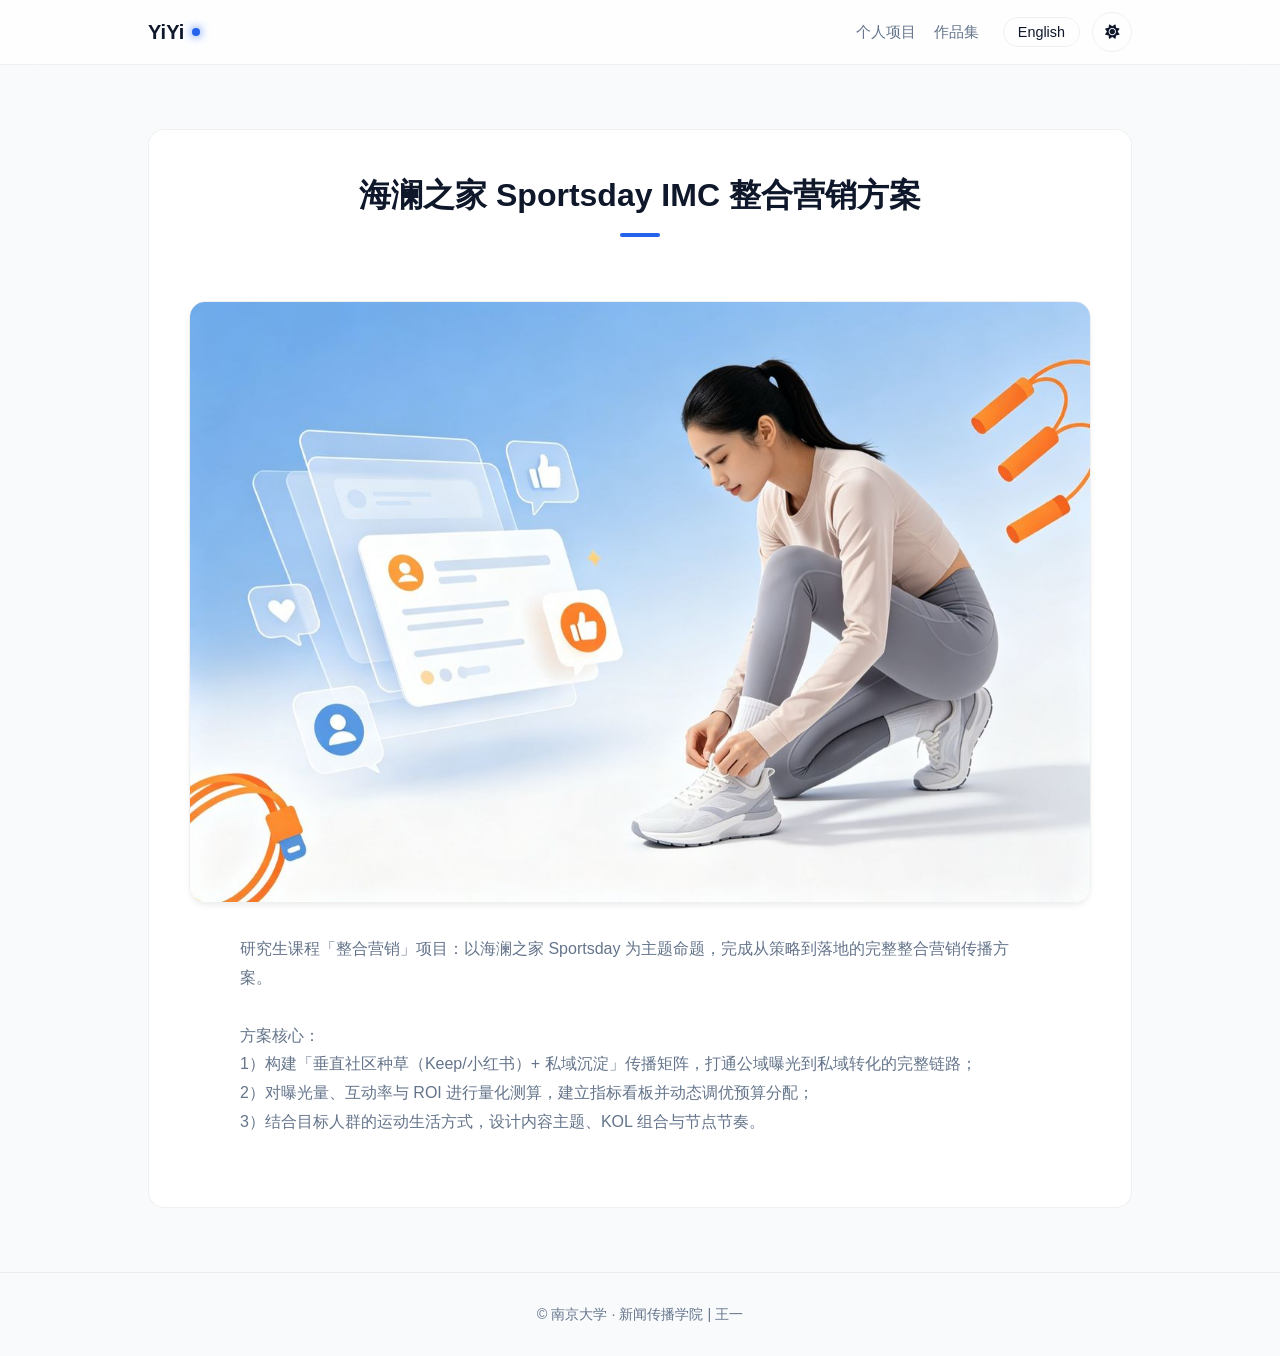
<file: pages/projects/project3.html>
<!DOCTYPE html>
<html lang="zh-CN" data-theme="light">
<head>
  <meta charset="UTF-8">
  <meta name="viewport" content="width=device-width, initial-scale=1.0">
  <title>海澜之家 Sportsday IMC 整合营销方案 | 王一</title>

  <meta name="description" content="王一 · 个人项目：海澜之家 Sportsday IMC 整合营销方案，覆盖品牌定位、媒介策略与效果预估。">

  <!-- 站点图标 -->
  <link rel="icon" href="../../favicon.svg" type="image/svg+xml">
  <link rel="icon" href="../../assets/images/favicon-32.png" sizes="32x32" type="image/png">
  <link rel="apple-touch-icon" href="../../assets/images/apple-touch-icon.png">

  
  <script>
    const savedTheme = localStorage.getItem('theme') || (window.matchMedia('(prefers-color-scheme: dark)').matches ? 'dark' : 'light');
    document.documentElement.setAttribute('data-theme', savedTheme);
  </script>

  <link rel="stylesheet" href="../../assets/css/style.css">
  <link rel="stylesheet" href="https://cdn.bootcdn.net/ajax/libs/font-awesome/6.4.0/css/all.min.css">
</head>
<body>
  <nav>
    <div class="container nav-container">
      <a href="../../index.html" class="logo">
        <span class="logo-text">YiYi</span>
        <div class="logo-dot"></div>
      </a>
      
      <div class="nav-actions">
        <div class="nav-links">
          <a href="../../index.html#projects" data-i18n="nav.projects">个人项目</a>
          <a href="../../pages/portfolio/portfolio.html" data-i18n="nav.portfolio">作品集</a>
        </div>
        
        <div class="nav-controls">
          <button class="control-btn lang-toggle" aria-label="Toggle Language">English</button>
          <button class="control-btn theme-toggle" aria-label="Toggle Theme">
            <i class="fas fa-sun sun-icon"></i>
            <i class="fas fa-moon moon-icon"></i>
          </button>
        </div>
      </div>
    </div>
  </nav>

  <section class="section-padding">
    <div class="container">
      <div class="card project-detail-card">
        <h2 data-i18n="project3.title"></h2>
        
        <img src="../../assets/images/heilan-cover.jpg" data-i18n="projects1.imgAlt1" class="project-img" loading="lazy">
        
        <div class="project-detail-desc">
          <p data-i18n="project3.desc"></p>
        </div>

      </div>
    </div>
  </section>

  <footer data-i18n="footer.copyright">© 南京大学新闻传播学院 ｜ 王一</footer>

  <script src="../../assets/js/i18n.js"></script>
  <script src="../../assets/js/main.js"></script>
</body>
</html>
</file>
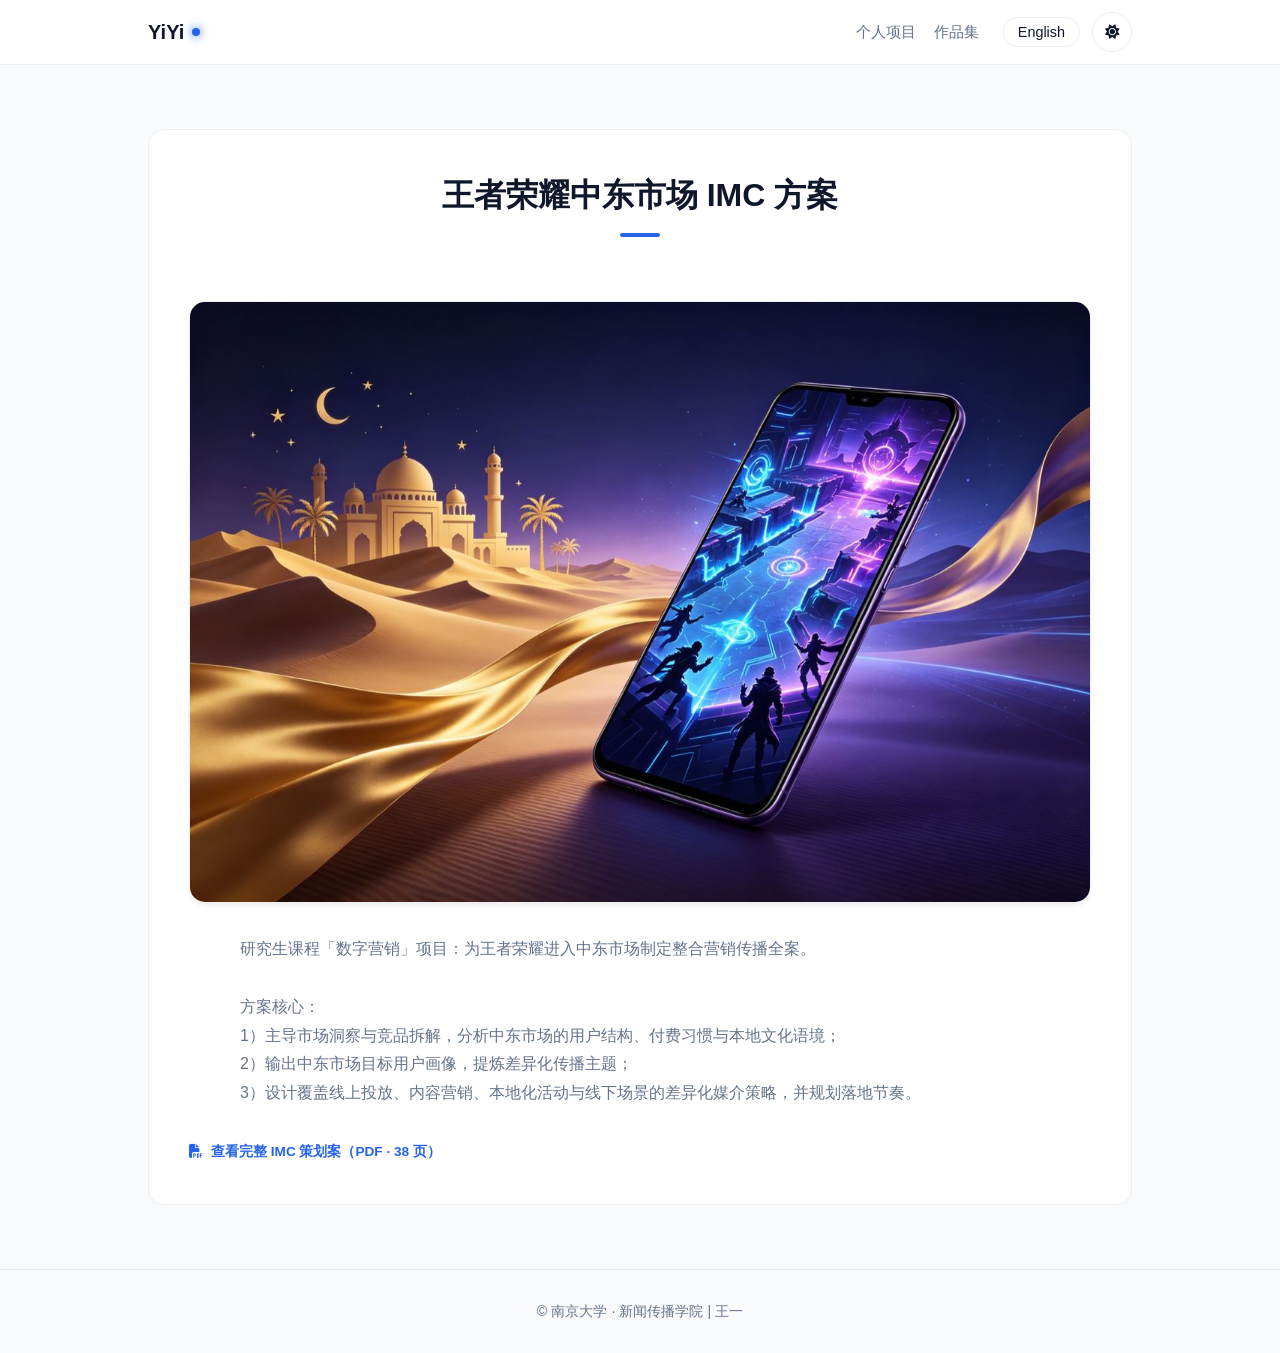
<file: pages/projects/project4.html>
<!DOCTYPE html>
<html lang="zh-CN" data-theme="light">
<head>
  <meta charset="UTF-8">
  <meta name="viewport" content="width=device-width, initial-scale=1.0">
  <title>王者荣耀中东市场 IMC 方案 | 王一</title>

  <meta name="description" content="王一 · 个人项目：王者荣耀中东市场 IMC 整合营销方案，出海市场的本地化营销洞察与传播策略。">

  <!-- 站点图标 -->
  <link rel="icon" href="../../favicon.svg" type="image/svg+xml">
  <link rel="icon" href="../../assets/images/favicon-32.png" sizes="32x32" type="image/png">
  <link rel="apple-touch-icon" href="../../assets/images/apple-touch-icon.png">

  
  <script>
    const savedTheme = localStorage.getItem('theme') || (window.matchMedia('(prefers-color-scheme: dark)').matches ? 'dark' : 'light');
    document.documentElement.setAttribute('data-theme', savedTheme);
  </script>

  <link rel="stylesheet" href="../../assets/css/style.css">
  <link rel="stylesheet" href="https://cdn.bootcdn.net/ajax/libs/font-awesome/6.4.0/css/all.min.css">
</head>
<body>
  <nav>
    <div class="container nav-container">
      <a href="../../index.html" class="logo">
        <span class="logo-text">YiYi</span>
        <div class="logo-dot"></div>
      </a>
      
      <div class="nav-actions">
        <div class="nav-links">
          <a href="../../index.html#projects" data-i18n="nav.projects">个人项目</a>
          <a href="../../pages/portfolio/portfolio.html" data-i18n="nav.portfolio">作品集</a>
        </div>
        
        <div class="nav-controls">
          <button class="control-btn lang-toggle" aria-label="Toggle Language">English</button>
          <button class="control-btn theme-toggle" aria-label="Toggle Theme">
            <i class="fas fa-sun sun-icon"></i>
            <i class="fas fa-moon moon-icon"></i>
          </button>
        </div>
      </div>
    </div>
  </nav>

  <section class="section-padding">
    <div class="container">
      <div class="card project-detail-card">
        <h2 data-i18n="project4.title"></h2>
        
        <img src="../../assets/images/hok-cover.jpg" data-i18n="projects1.imgAlt1" class="project-img" loading="lazy">
        
        <div class="project-detail-desc">
          <p data-i18n="project4.desc"></p>
        </div>

        <div style="margin-top:20px;">
          <a href="../../assets/projects/hok-imc-plan.pdf" target="_blank" rel="noopener noreferrer"
             class="os-btn" style="display:inline-flex; align-items:center; gap:8px; text-decoration:none;">
            <i class="fas fa-file-pdf"></i> 查看完整 IMC 策划案（PDF · 38 页）
          </a>
        </div>

      </div>
    </div>
  </section>

  <footer data-i18n="footer.copyright">© 南京大学新闻传播学院 ｜ 王一</footer>

  <script src="../../assets/js/i18n.js"></script>
  <script src="../../assets/js/main.js"></script>
</body>
</html>
</file>
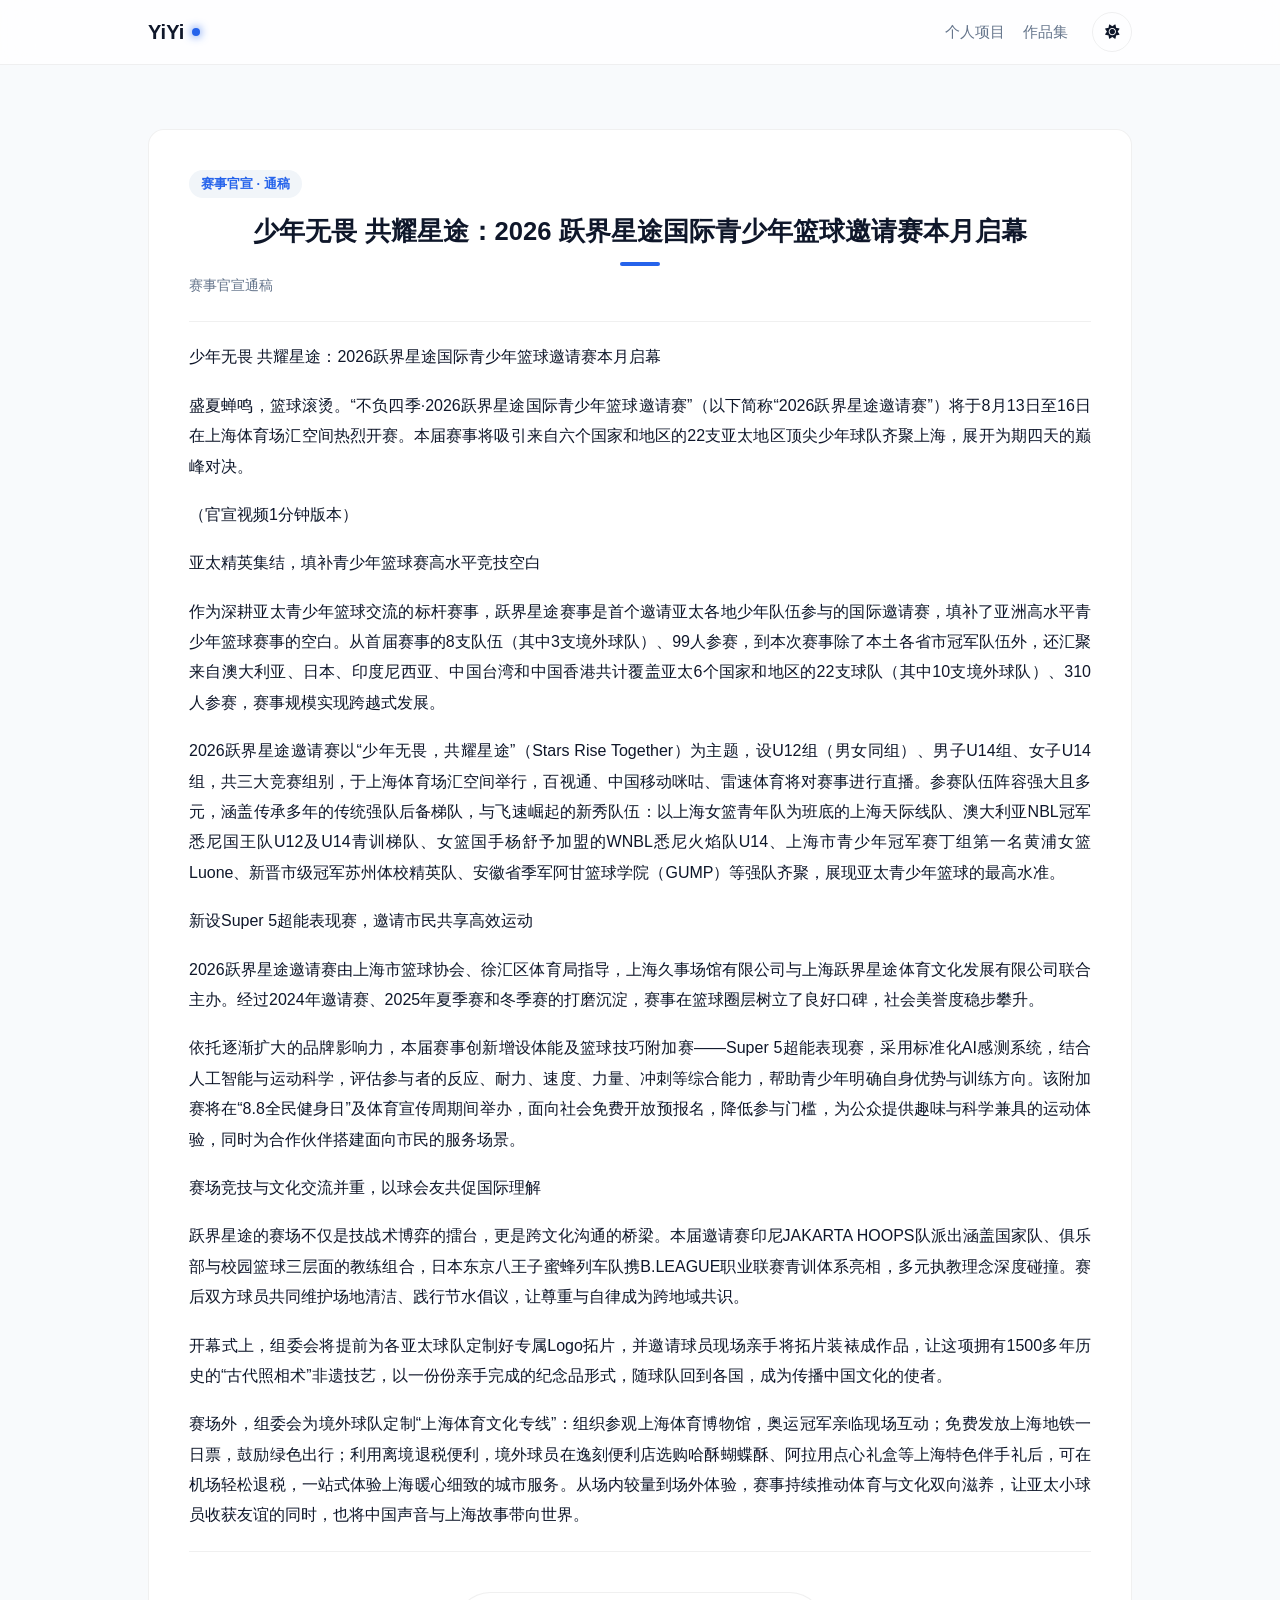
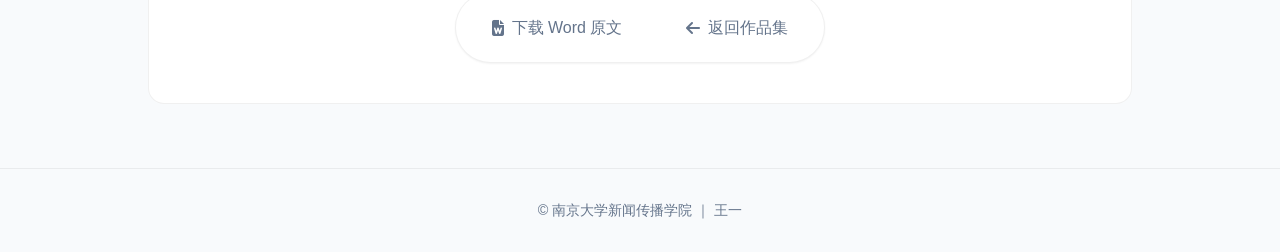
<file: pages/portfolio/articles/cup-announcement.html>
<!DOCTYPE html>
<html lang="zh-CN" data-theme="light">
<head>
  <meta charset="UTF-8">
  <meta name="viewport" content="width=device-width, initial-scale=1.0">
  <title>少年无畏 共耀星途：2026 跃界星途国际青少年篮球邀请赛本月启幕 | 王一 · 作品集</title>

  <meta name="description" content="少年无畏 共耀星途：2026 跃界星途国际青少年篮球邀请赛官宣通稿，覆盖赛事背景、规模升级、Super 5 附加赛创新与文化看点。">

  <!-- 站点图标 -->
  <link rel="icon" href="../../favicon.svg" type="image/svg+xml">
  <link rel="icon" href="../../assets/images/favicon-32.png" sizes="32x32" type="image/png">
  <link rel="apple-touch-icon" href="../../assets/images/apple-touch-icon.png">

  <script>
    const savedTheme = localStorage.getItem('theme') || (window.matchMedia('(prefers-color-scheme: dark)').matches ? 'dark' : 'light');
    document.documentElement.setAttribute('data-theme', savedTheme);
  </script>
  <link rel="stylesheet" href="../../../assets/css/style.css">
  <link rel="stylesheet" href="https://cdn.bootcdn.net/ajax/libs/font-awesome/6.4.0/css/all.min.css">
</head>
<body>
  <nav>
    <div class="container nav-container">
      <a href="../../../index.html" class="logo">
        <span class="logo-text">YiYi</span>
        <div class="logo-dot"></div>
      </a>
      <div class="nav-actions">
        <div class="nav-links">
          <a href="../../../index.html#projects">个人项目</a>
          <a href="../portfolio.html">作品集</a>
        </div>
        <div class="nav-controls">
          <button class="control-btn theme-toggle" aria-label="Toggle Theme">
            <i class="fas fa-sun sun-icon"></i>
            <i class="fas fa-moon moon-icon"></i>
          </button>
        </div>
      </div>
    </div>
  </nav>

  <section class="section-padding">
    <div class="container">
      <div class="card project-detail-card">
        <p class="article-tag">赛事官宣 · 通稿</p>
        <h2 class="article-title">少年无畏 共耀星途：2026 跃界星途国际青少年篮球邀请赛本月启幕</h2>
        <p class="article-subtitle">赛事官宣通稿</p>
        <hr class="article-rule">
        <div class="article-body">
          <p>少年无畏 共耀星途：2026跃界星途国际青少年篮球邀请赛本月启幕</p>
          <p>盛夏蝉鸣，篮球滚烫。“不负四季·2026跃界星途国际青少年篮球邀请赛”（以下简称“2026跃界星途邀请赛”）将于8月13日至16日在上海体育场汇空间热烈开赛。本届赛事将吸引来自六个国家和地区的22支亚太地区顶尖少年球队齐聚上海，展开为期四天的巅峰对决。</p>
          <p>（官宣视频1分钟版本）</p>
          <p>亚太精英集结，填补青少年篮球赛高水平竞技空白</p>
          <p>作为深耕亚太青少年篮球交流的标杆赛事，跃界星途赛事是首个邀请亚太各地少年队伍参与的国际邀请赛，填补了亚洲高水平青少年篮球赛事的空白。从首届赛事的8支队伍（其中3支境外球队）、99人参赛，到本次赛事除了本土各省市冠军队伍外，还汇聚来自澳大利亚、日本、印度尼西亚、中国台湾和中国香港共计覆盖亚太6个国家和地区的22支球队（其中10支境外球队）、310人参赛，赛事规模实现跨越式发展。</p>
          <p>2026跃界星途邀请赛以“少年无畏，共耀星途”（Stars Rise Together）为主题，设U12组（男女同组）、男子U14组、女子U14组，共三大竞赛组别，于上海体育场汇空间举行，百视通、中国移动咪咕、雷速体育将对赛事进行直播。参赛队伍阵容强大且多元，涵盖传承多年的传统强队后备梯队，与飞速崛起的新秀队伍：以上海女篮青年队为班底的上海天际线队、澳大利亚NBL冠军悉尼国王队U12及U14青训梯队、女篮国手杨舒予加盟的WNBL悉尼火焰队U14、上海市青少年冠军赛丁组第一名黄浦女篮Luone、新晋市级冠军苏州体校精英队、安徽省季军阿甘篮球学院（GUMP）等强队齐聚，展现亚太青少年篮球的最高水准。</p>
          <p>新设Super 5超能表现赛，邀请市民共享高效运动</p>
          <p>2026跃界星途邀请赛由上海市篮球协会、徐汇区体育局指导，上海久事场馆有限公司与上海跃界星途体育文化发展有限公司联合主办。经过2024年邀请赛、2025年夏季赛和冬季赛的打磨沉淀，赛事在篮球圈层树立了良好口碑，社会美誉度稳步攀升。</p>
          <p>依托逐渐扩大的品牌影响力，本届赛事创新增设体能及篮球技巧附加赛——Super 5超能表现赛，采用标准化AI感测系统，结合人工智能与运动科学，评估参与者的反应、耐力、速度、力量、冲刺等综合能力，帮助青少年明确自身优势与训练方向。该附加赛将在“8.8全民健身日”及体育宣传周期间举办，面向社会免费开放预报名，降低参与门槛，为公众提供趣味与科学兼具的运动体验，同时为合作伙伴搭建面向市民的服务场景。</p>
          <p>赛场竞技与文化交流并重，以球会友共促国际理解</p>
          <p>跃界星途的赛场不仅是技战术博弈的擂台，更是跨文化沟通的桥梁。本届邀请赛印尼JAKARTA HOOPS队派出涵盖国家队、俱乐部与校园篮球三层面的教练组合，日本东京八王子蜜蜂列车队携B.LEAGUE职业联赛青训体系亮相，多元执教理念深度碰撞。赛后双方球员共同维护场地清洁、践行节水倡议，让尊重与自律成为跨地域共识。</p>
          <p>开幕式上，组委会将提前为各亚太球队定制好专属Logo拓片，并邀请球员现场亲手将拓片装裱成作品，让这项拥有1500多年历史的“古代照相术”非遗技艺，以一份份亲手完成的纪念品形式，随球队回到各国，成为传播中国文化的使者。</p>
          <p>赛场外，组委会为境外球队定制“上海体育文化专线”：组织参观上海体育博物馆，奥运冠军亲临现场互动；免费发放上海地铁一日票，鼓励绿色出行；利用离境退税便利，境外球员在逸刻便利店选购哈酥蝴蝶酥、阿拉用点心礼盒等上海特色伴手礼后，可在机场轻松退税，一站式体验上海暖心细致的城市服务。从场内较量到场外体验，赛事持续推动体育与文化双向滋养，让亚太小球员收获友谊的同时，也将中国声音与上海故事带向世界。</p>
        </div>
        <hr class="article-rule">
        <div class="publish-links-wrapper">
          <div class="publish-links">
            <a href="../../../assets/portfolio/docs/赛事官宣通稿.docx" download class="publish-link">
              <i class="fas fa-file-word"></i> <span>下载 Word 原文</span>
            </a>
            <a href="../portfolio.html" class="publish-link">
              <i class="fas fa-arrow-left"></i> <span>返回作品集</span>
            </a>
          </div>
        </div>
      </div>
    </div>
  </section>

  <footer>© 南京大学新闻传播学院 ｜ 王一</footer>
  <script src="../../../assets/js/i18n.js"></script>
</body>
</html>
</file>
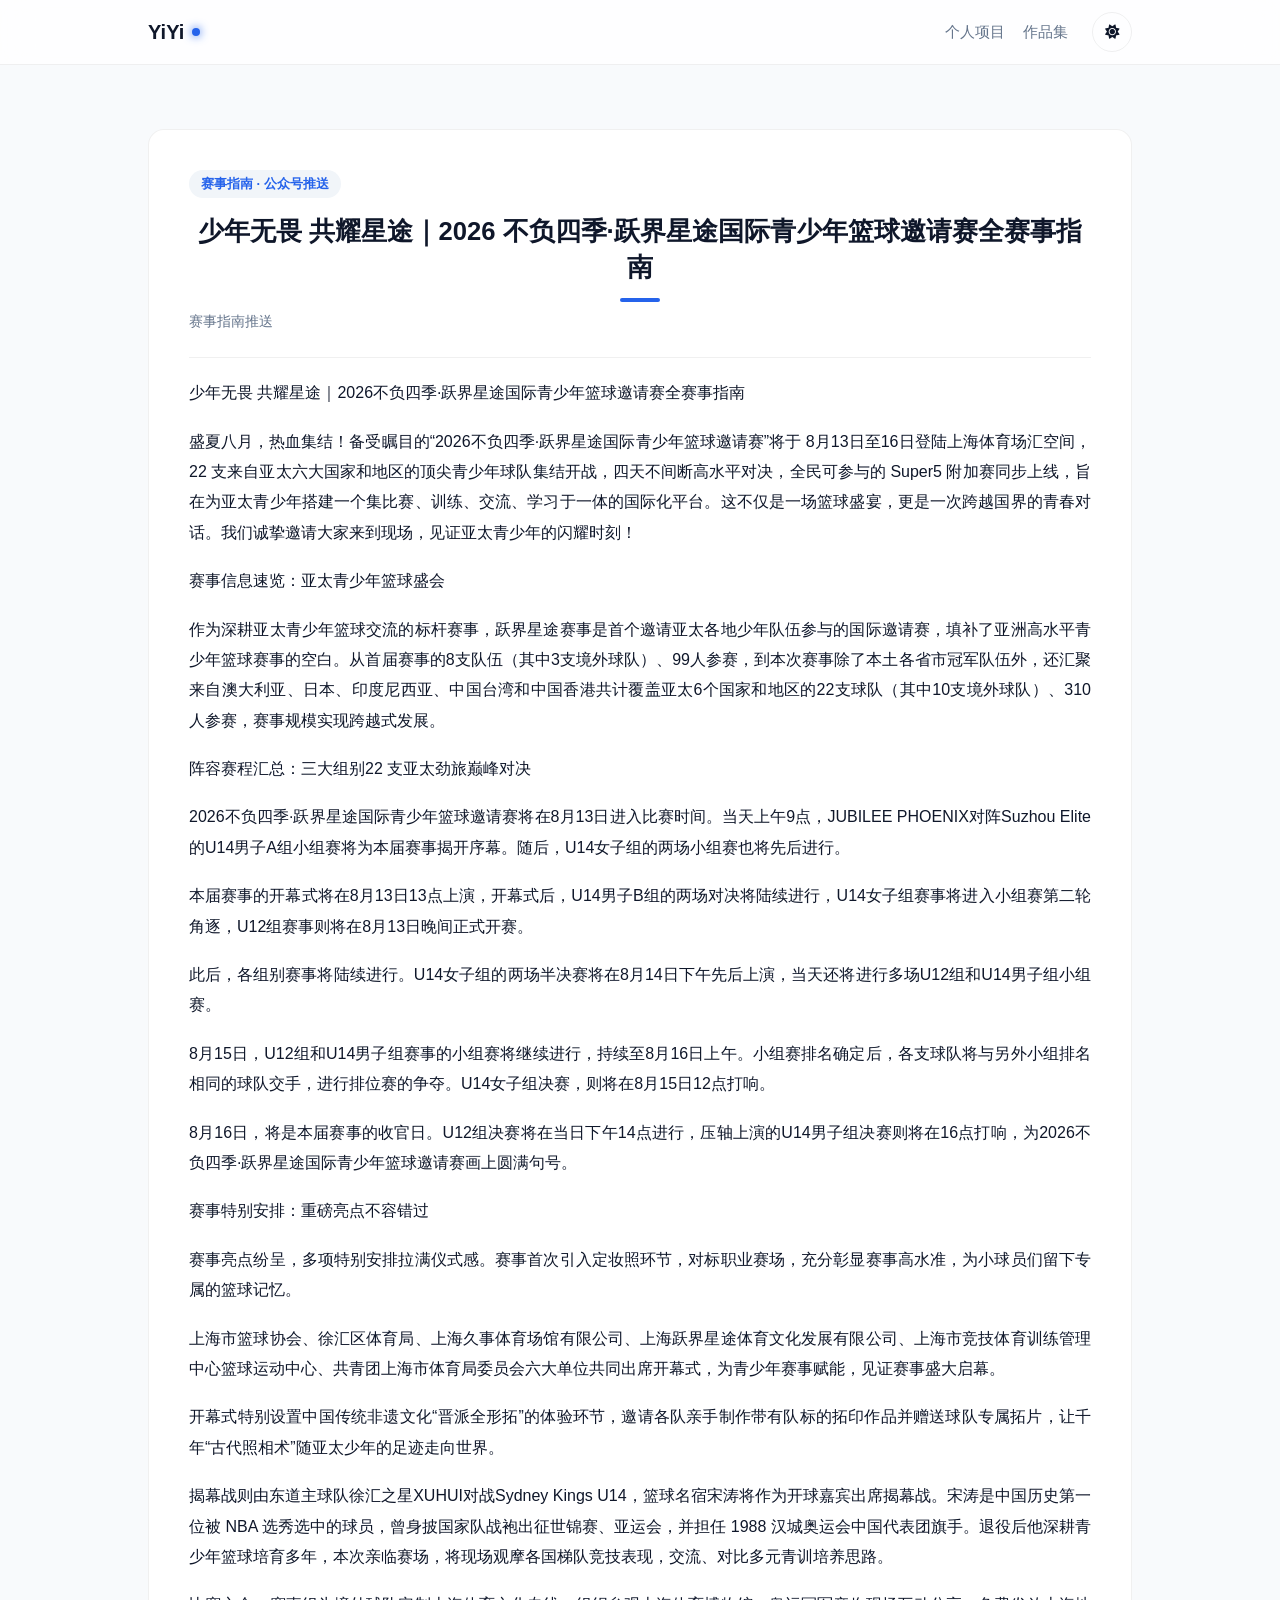
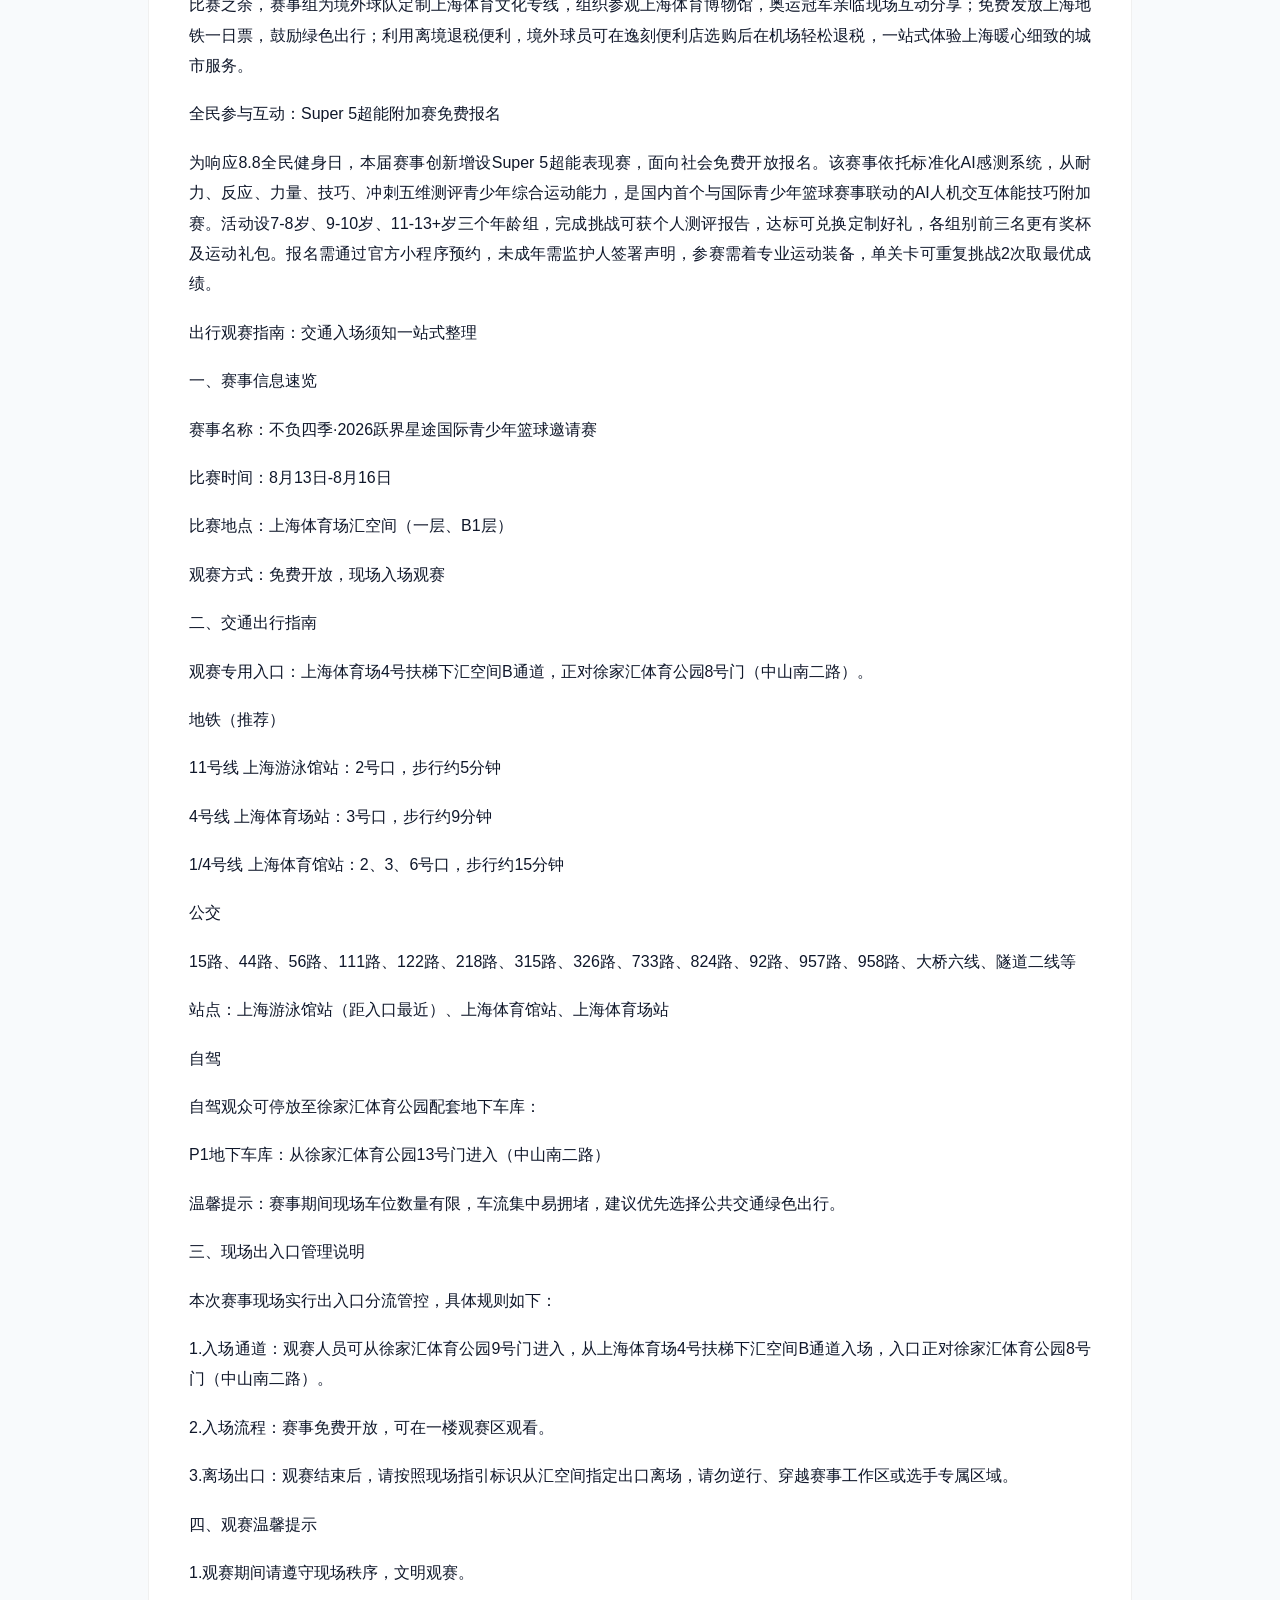
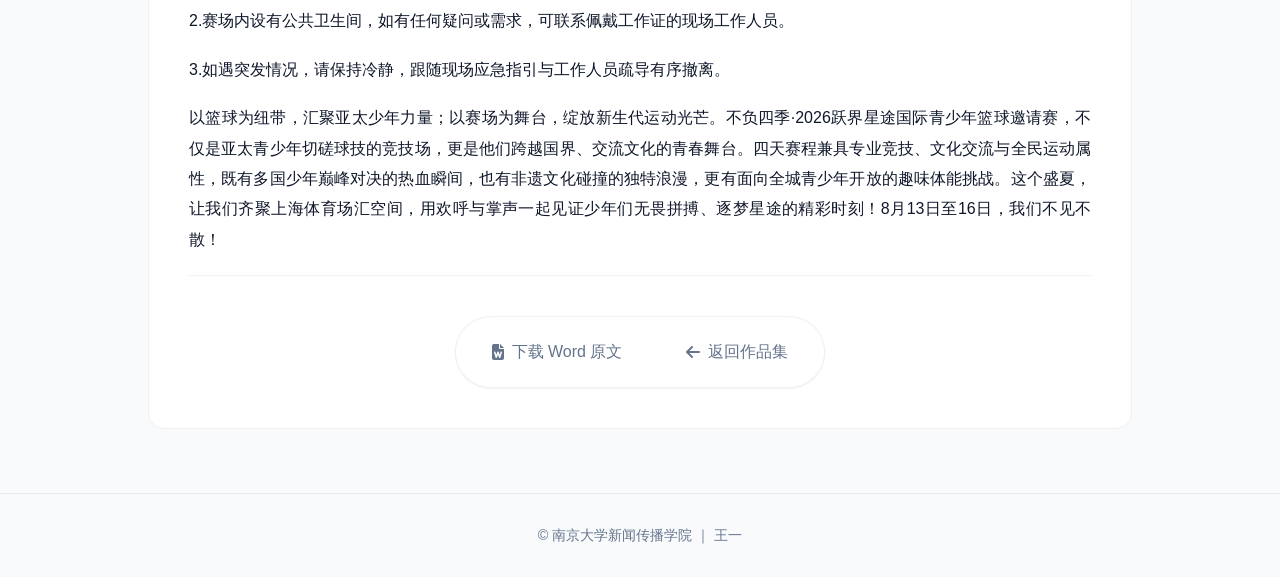
<file: pages/portfolio/articles/event-guide.html>
<!DOCTYPE html>
<html lang="zh-CN" data-theme="light">
<head>
  <meta charset="UTF-8">
  <meta name="viewport" content="width=device-width, initial-scale=1.0">
  <title>少年无畏 共耀星途｜2026 不负四季·跃界星途国际青少年篮球邀请赛全赛事指南 | 王一 · 作品集</title>

  <meta name="description" content="2026 不负四季·跃界星途国际青少年篮球邀请赛全赛事指南：赛程、阵容、开幕式亮点、Super 5 报名与交通观赛指引。">

  <!-- 站点图标 -->
  <link rel="icon" href="../../favicon.svg" type="image/svg+xml">
  <link rel="icon" href="../../assets/images/favicon-32.png" sizes="32x32" type="image/png">
  <link rel="apple-touch-icon" href="../../assets/images/apple-touch-icon.png">

  <script>
    const savedTheme = localStorage.getItem('theme') || (window.matchMedia('(prefers-color-scheme: dark)').matches ? 'dark' : 'light');
    document.documentElement.setAttribute('data-theme', savedTheme);
  </script>
  <link rel="stylesheet" href="../../../assets/css/style.css">
  <link rel="stylesheet" href="https://cdn.bootcdn.net/ajax/libs/font-awesome/6.4.0/css/all.min.css">
</head>
<body>
  <nav>
    <div class="container nav-container">
      <a href="../../../index.html" class="logo">
        <span class="logo-text">YiYi</span>
        <div class="logo-dot"></div>
      </a>
      <div class="nav-actions">
        <div class="nav-links">
          <a href="../../../index.html#projects">个人项目</a>
          <a href="../portfolio.html">作品集</a>
        </div>
        <div class="nav-controls">
          <button class="control-btn theme-toggle" aria-label="Toggle Theme">
            <i class="fas fa-sun sun-icon"></i>
            <i class="fas fa-moon moon-icon"></i>
          </button>
        </div>
      </div>
    </div>
  </nav>

  <section class="section-padding">
    <div class="container">
      <div class="card project-detail-card">
        <p class="article-tag">赛事指南 · 公众号推送</p>
        <h2 class="article-title">少年无畏 共耀星途｜2026 不负四季·跃界星途国际青少年篮球邀请赛全赛事指南</h2>
        <p class="article-subtitle">赛事指南推送</p>
        <hr class="article-rule">
        <div class="article-body">
          <p>少年无畏 共耀星途｜2026不负四季·跃界星途国际青少年篮球邀请赛全赛事指南</p>
          <p>盛夏八月，热血集结！备受瞩目的“2026不负四季·跃界星途国际青少年篮球邀请赛”将于 8月13日至16日登陆上海体育场汇空间，22 支来自亚太六大国家和地区的顶尖青少年球队集结开战，四天不间断高水平对决，全民可参与的 Super5 附加赛同步上线，旨在为亚太青少年搭建一个集比赛、训练、交流、学习于一体的国际化平台。这不仅是一场篮球盛宴，更是一次跨越国界的青春对话。我们诚挚邀请大家来到现场，见证亚太青少年的闪耀时刻！</p>
          <p>赛事信息速览：亚太青少年篮球盛会</p>
          <p>作为深耕亚太青少年篮球交流的标杆赛事，跃界星途赛事是首个邀请亚太各地少年队伍参与的国际邀请赛，填补了亚洲高水平青少年篮球赛事的空白。从首届赛事的8支队伍（其中3支境外球队）、99人参赛，到本次赛事除了本土各省市冠军队伍外，还汇聚来自澳大利亚、日本、印度尼西亚、中国台湾和中国香港共计覆盖亚太6个国家和地区的22支球队（其中10支境外球队）、310人参赛，赛事规模实现跨越式发展。</p>
          <p>阵容赛程汇总：三大组别22 支亚太劲旅巅峰对决</p>
          <p>2026不负四季·跃界星途国际青少年篮球邀请赛将在8月13日进入比赛时间。当天上午9点，JUBILEE PHOENIX对阵Suzhou Elite的U14男子A组小组赛将为本届赛事揭开序幕。随后，U14女子组的两场小组赛也将先后进行。</p>
          <p>本届赛事的开幕式将在8月13日13点上演，开幕式后，U14男子B组的两场对决将陆续进行，U14女子组赛事将进入小组赛第二轮角逐，U12组赛事则将在8月13日晚间正式开赛。</p>
          <p>此后，各组别赛事将陆续进行。U14女子组的两场半决赛将在8月14日下午先后上演，当天还将进行多场U12组和U14男子组小组赛。</p>
          <p>8月15日，U12组和U14男子组赛事的小组赛将继续进行，持续至8月16日上午。小组赛排名确定后，各支球队将与另外小组排名相同的球队交手，进行排位赛的争夺。U14女子组决赛，则将在8月15日12点打响。</p>
          <p>8月16日，将是本届赛事的收官日。U12组决赛将在当日下午14点进行，压轴上演的U14男子组决赛则将在16点打响，为2026不负四季·跃界星途国际青少年篮球邀请赛画上圆满句号。</p>
          <p>赛事特别安排：重磅亮点不容错过</p>
          <p>赛事亮点纷呈，多项特别安排拉满仪式感。赛事首次引入定妆照环节，对标职业赛场，充分彰显赛事高水准，为小球员们留下专属的篮球记忆。</p>
          <p>上海市篮球协会、徐汇区体育局、上海久事体育场馆有限公司、上海跃界星途体育文化发展有限公司、上海市竞技体育训练管理中心篮球运动中心、共青团上海市体育局委员会六大单位共同出席开幕式，为青少年赛事赋能，见证赛事盛大启幕。</p>
          <p>开幕式特别设置中国传统非遗文化“晋派全形拓”的体验环节，邀请各队亲手制作带有队标的拓印作品并赠送球队专属拓片，让千年“古代照相术”随亚太少年的足迹走向世界。</p>
          <p>揭幕战则由东道主球队徐汇之星XUHUI对战Sydney Kings U14，篮球名宿宋涛将作为开球嘉宾出席揭幕战。宋涛是中国历史第一位被 NBA 选秀选中的球员，曾身披国家队战袍出征世锦赛、亚运会，并担任 1988 汉城奥运会中国代表团旗手。退役后他深耕青少年篮球培育多年，本次亲临赛场，将现场观摩各国梯队竞技表现，交流、对比多元青训培养思路。</p>
          <p>比赛之余，赛事组为境外球队定制上海体育文化专线，组织参观上海体育博物馆，奥运冠军亲临现场互动分享；免费发放上海地铁一日票，鼓励绿色出行；利用离境退税便利，境外球员可在逸刻便利店选购后在机场轻松退税，一站式体验上海暖心细致的城市服务。</p>
          <p>全民参与互动：Super 5超能附加赛免费报名</p>
          <p>为响应8.8全民健身日，本届赛事创新增设Super 5超能表现赛，面向社会免费开放报名。该赛事依托标准化AI感测系统，从耐力、反应、力量、技巧、冲刺五维测评青少年综合运动能力，是国内首个与国际青少年篮球赛事联动的AI人机交互体能技巧附加赛。活动设7-8岁、9-10岁、11-13+岁三个年龄组，完成挑战可获个人测评报告，达标可兑换定制好礼，各组别前三名更有奖杯及运动礼包。报名需通过官方小程序预约，未成年需监护人签署声明，参赛需着专业运动装备，单关卡可重复挑战2次取最优成绩。</p>
          <p>出行观赛指南：交通入场须知一站式整理</p>
          <p>一、赛事信息速览</p>
          <p>赛事名称：不负四季·2026跃界星途国际青少年篮球邀请赛</p>
          <p>比赛时间：8月13日-8月16日</p>
          <p>比赛地点：上海体育场汇空间（一层、B1层）</p>
          <p>观赛方式：免费开放，现场入场观赛</p>
          <p>二、交通出行指南</p>
          <p>观赛专用入口：上海体育场4号扶梯下汇空间B通道，正对徐家汇体育公园8号门（中山南二路）。</p>
          <p>地铁（推荐）</p>
          <p>11号线 上海游泳馆站：2号口，步行约5分钟</p>
          <p>4号线 上海体育场站：3号口，步行约9分钟</p>
          <p>1/4号线 上海体育馆站：2、3、6号口，步行约15分钟</p>
          <p>公交</p>
          <p>15路、44路、56路、111路、122路、218路、315路、326路、733路、824路、92路、957路、958路、大桥六线、隧道二线等</p>
          <p>站点：上海游泳馆站（距入口最近）、上海体育馆站、上海体育场站</p>
          <p>自驾</p>
          <p>自驾观众可停放至徐家汇体育公园配套地下车库：</p>
          <p>P1地下车库：从徐家汇体育公园13号门进入（中山南二路）</p>
          <p>温馨提示：赛事期间现场车位数量有限，车流集中易拥堵，建议优先选择公共交通绿色出行。</p>
          <p>三、现场出入口管理说明</p>
          <p>本次赛事现场实行出入口分流管控，具体规则如下：</p>
          <p>1.入场通道：观赛人员可从徐家汇体育公园9号门进入，从上海体育场4号扶梯下汇空间B通道入场，入口正对徐家汇体育公园8号门（中山南二路）。</p>
          <p>2.入场流程：赛事免费开放，可在一楼观赛区观看。</p>
          <p>3.离场出口：观赛结束后，请按照现场指引标识从汇空间指定出口离场，请勿逆行、穿越赛事工作区或选手专属区域。</p>
          <p>四、观赛温馨提示</p>
          <p>1.观赛期间请遵守现场秩序，文明观赛。</p>
          <p>2.赛场内设有公共卫生间，如有任何疑问或需求，可联系佩戴工作证的现场工作人员。</p>
          <p>3.如遇突发情况，请保持冷静，跟随现场应急指引与工作人员疏导有序撤离。</p>
          <p>以篮球为纽带，汇聚亚太少年力量；以赛场为舞台，绽放新生代运动光芒。不负四季·2026跃界星途国际青少年篮球邀请赛，不仅是亚太青少年切磋球技的竞技场，更是他们跨越国界、交流文化的青春舞台。四天赛程兼具专业竞技、文化交流与全民运动属性，既有多国少年巅峰对决的热血瞬间，也有非遗文化碰撞的独特浪漫，更有面向全城青少年开放的趣味体能挑战。这个盛夏，让我们齐聚上海体育场汇空间，用欢呼与掌声一起见证少年们无畏拼搏、逐梦星途的精彩时刻！8月13日至16日，我们不见不散！</p>
        </div>
        <hr class="article-rule">
        <div class="publish-links-wrapper">
          <div class="publish-links">
            <a href="../../../assets/portfolio/docs/赛事指南推送.docx" download class="publish-link">
              <i class="fas fa-file-word"></i> <span>下载 Word 原文</span>
            </a>
            <a href="../portfolio.html" class="publish-link">
              <i class="fas fa-arrow-left"></i> <span>返回作品集</span>
            </a>
          </div>
        </div>
      </div>
    </div>
  </section>

  <footer>© 南京大学新闻传播学院 ｜ 王一</footer>
  <script src="../../../assets/js/i18n.js"></script>
</body>
</html>
</file>
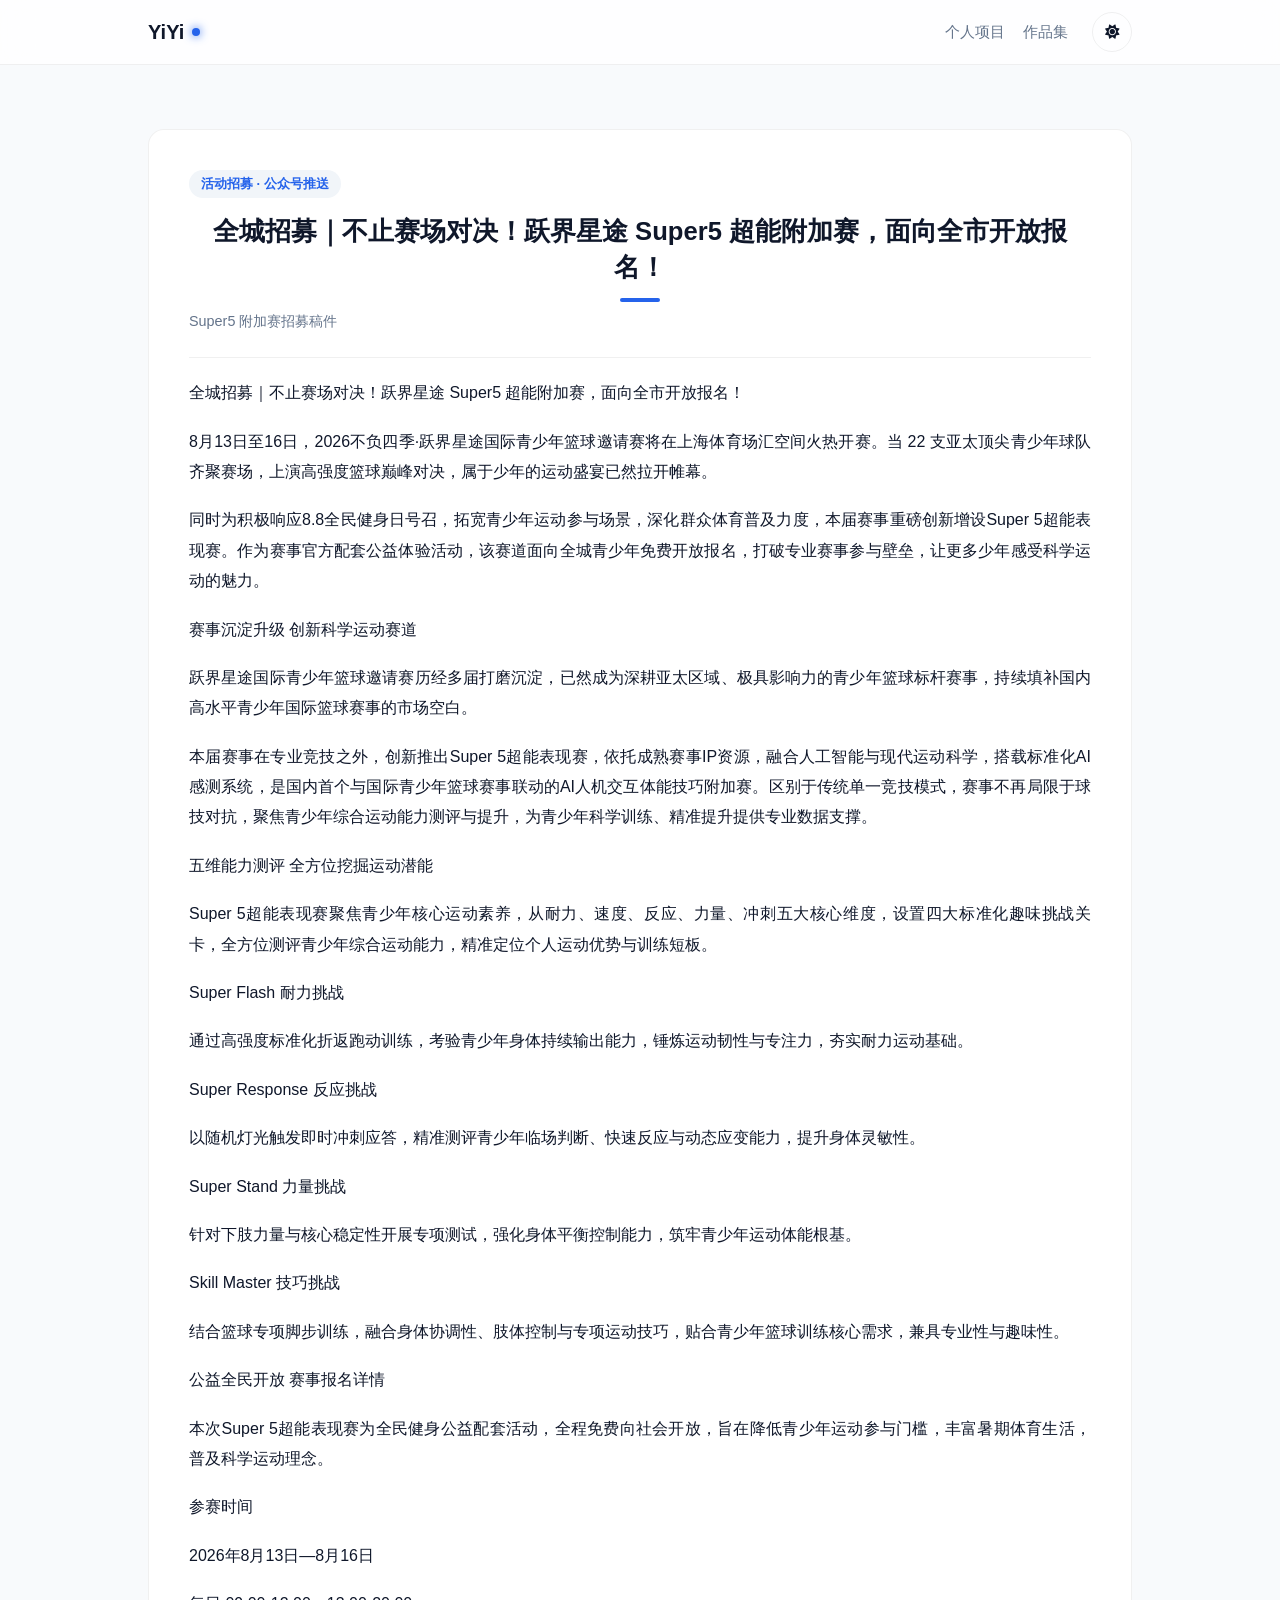
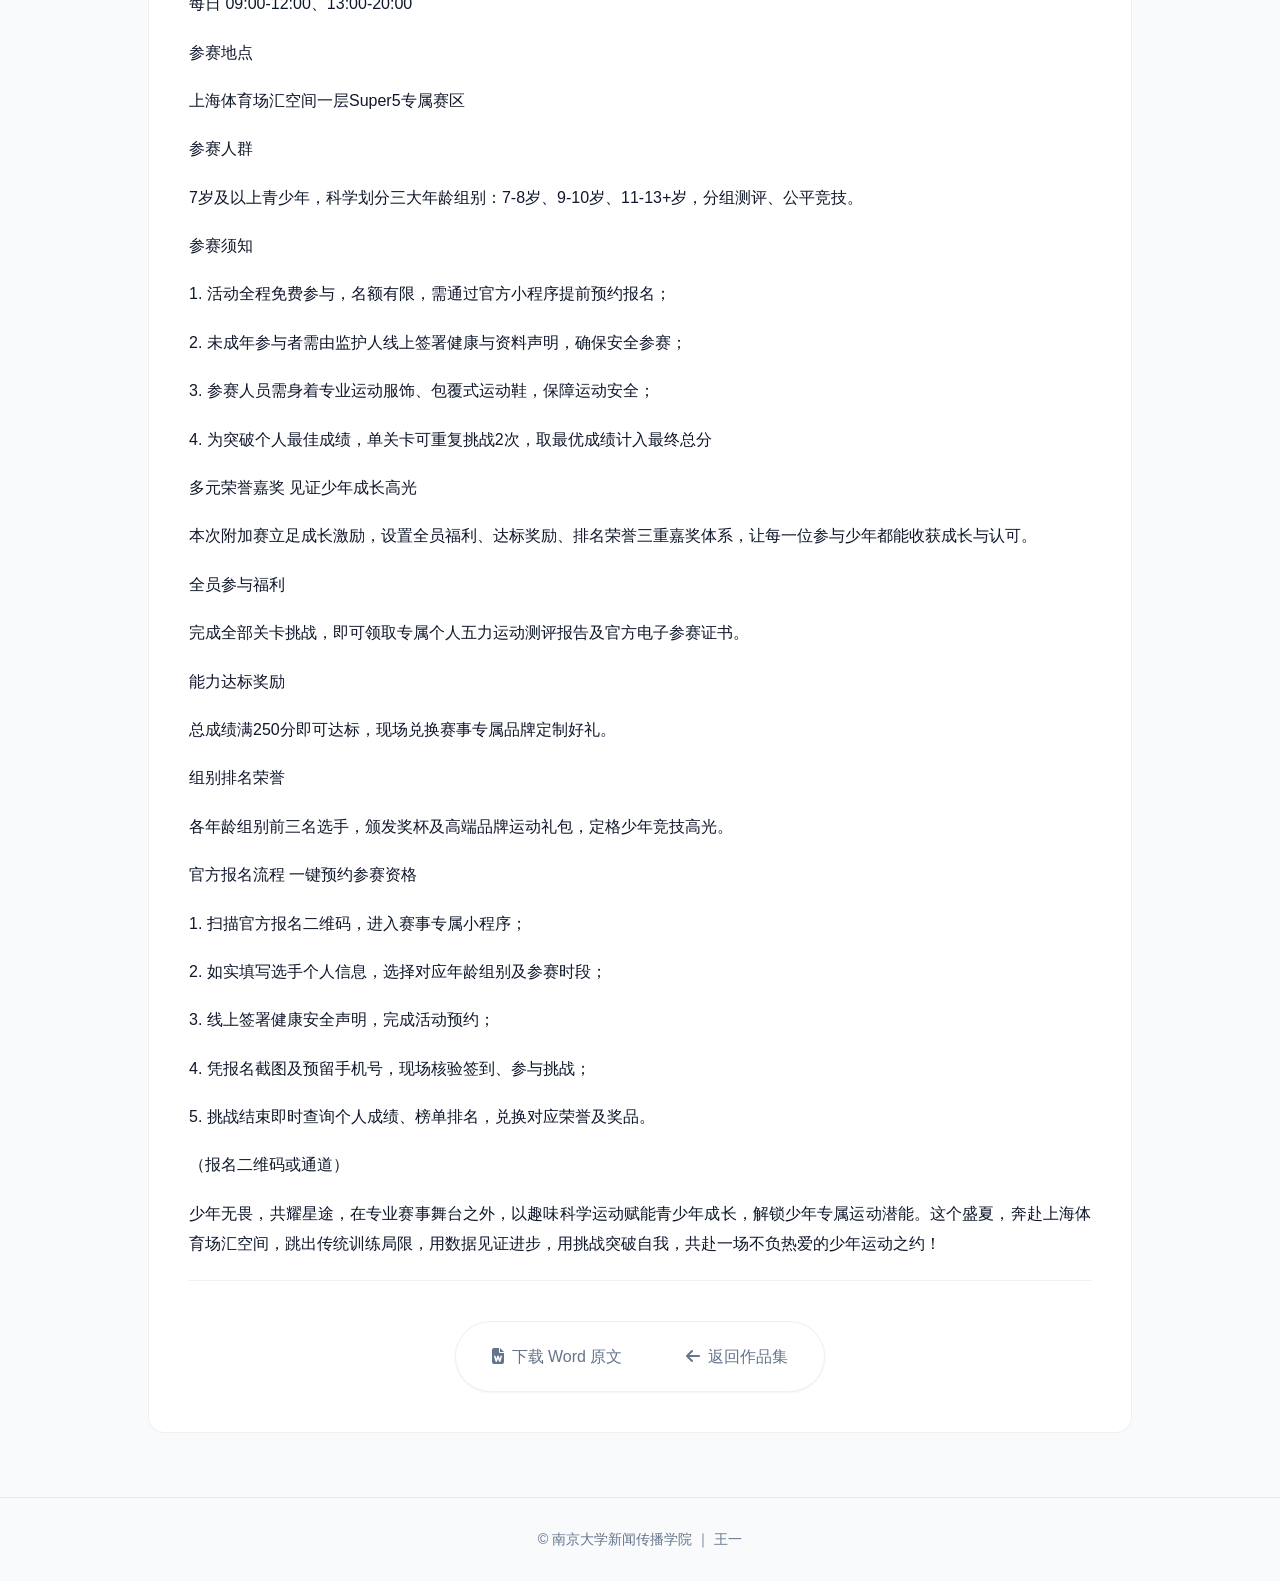
<file: pages/portfolio/articles/super5-recruit.html>
<!DOCTYPE html>
<html lang="zh-CN" data-theme="light">
<head>
  <meta charset="UTF-8">
  <meta name="viewport" content="width=device-width, initial-scale=1.0">
  <title>全城招募｜不止赛场对决！跃界星途 Super5 超能附加赛，面向全市开放报名！ | 王一 · 作品集</title>

  <meta name="description" content="跃界星途 Super5 超能附加赛招募稿：面向全市开放报名，五大维度测评、公益报名机制与荣誉嘉奖体系。">

  <!-- 站点图标 -->
  <link rel="icon" href="../../favicon.svg" type="image/svg+xml">
  <link rel="icon" href="../../assets/images/favicon-32.png" sizes="32x32" type="image/png">
  <link rel="apple-touch-icon" href="../../assets/images/apple-touch-icon.png">

  <script>
    const savedTheme = localStorage.getItem('theme') || (window.matchMedia('(prefers-color-scheme: dark)').matches ? 'dark' : 'light');
    document.documentElement.setAttribute('data-theme', savedTheme);
  </script>
  <link rel="stylesheet" href="../../../assets/css/style.css">
  <link rel="stylesheet" href="https://cdn.bootcdn.net/ajax/libs/font-awesome/6.4.0/css/all.min.css">
</head>
<body>
  <nav>
    <div class="container nav-container">
      <a href="../../../index.html" class="logo">
        <span class="logo-text">YiYi</span>
        <div class="logo-dot"></div>
      </a>
      <div class="nav-actions">
        <div class="nav-links">
          <a href="../../../index.html#projects">个人项目</a>
          <a href="../portfolio.html">作品集</a>
        </div>
        <div class="nav-controls">
          <button class="control-btn theme-toggle" aria-label="Toggle Theme">
            <i class="fas fa-sun sun-icon"></i>
            <i class="fas fa-moon moon-icon"></i>
          </button>
        </div>
      </div>
    </div>
  </nav>

  <section class="section-padding">
    <div class="container">
      <div class="card project-detail-card">
        <p class="article-tag">活动招募 · 公众号推送</p>
        <h2 class="article-title">全城招募｜不止赛场对决！跃界星途 Super5 超能附加赛，面向全市开放报名！</h2>
        <p class="article-subtitle">Super5 附加赛招募稿件</p>
        <hr class="article-rule">
        <div class="article-body">
          <p>全城招募｜不止赛场对决！跃界星途 Super5 超能附加赛，面向全市开放报名！</p>
          <p>8月13日至16日，2026不负四季·跃界星途国际青少年篮球邀请赛将在上海体育场汇空间火热开赛。当 22 支亚太顶尖青少年球队齐聚赛场，上演高强度篮球巅峰对决，属于少年的运动盛宴已然拉开帷幕。</p>
          <p>同时为积极响应8.8全民健身日号召，拓宽青少年运动参与场景，深化群众体育普及力度，本届赛事重磅创新增设Super 5超能表现赛。作为赛事官方配套公益体验活动，该赛道面向全城青少年免费开放报名，打破专业赛事参与壁垒，让更多少年感受科学运动的魅力。</p>
          <p>赛事沉淀升级 创新科学运动赛道</p>
          <p>跃界星途国际青少年篮球邀请赛历经多届打磨沉淀，已然成为深耕亚太区域、极具影响力的青少年篮球标杆赛事，持续填补国内高水平青少年国际篮球赛事的市场空白。</p>
          <p>本届赛事在专业竞技之外，创新推出Super 5超能表现赛，依托成熟赛事IP资源，融合人工智能与现代运动科学，搭载标准化AI感测系统，是国内首个与国际青少年篮球赛事联动的AI人机交互体能技巧附加赛。区别于传统单一竞技模式，赛事不再局限于球技对抗，聚焦青少年综合运动能力测评与提升，为青少年科学训练、精准提升提供专业数据支撑。</p>
          <p>五维能力测评 全方位挖掘运动潜能</p>
          <p>Super 5超能表现赛聚焦青少年核心运动素养，从耐力、速度、反应、力量、冲刺五大核心维度，设置四大标准化趣味挑战关卡，全方位测评青少年综合运动能力，精准定位个人运动优势与训练短板。</p>
          <p>Super Flash 耐力挑战</p>
          <p>通过高强度标准化折返跑动训练，考验青少年身体持续输出能力，锤炼运动韧性与专注力，夯实耐力运动基础。</p>
          <p>Super Response 反应挑战</p>
          <p>以随机灯光触发即时冲刺应答，精准测评青少年临场判断、快速反应与动态应变能力，提升身体灵敏性。</p>
          <p>Super Stand 力量挑战</p>
          <p>针对下肢力量与核心稳定性开展专项测试，强化身体平衡控制能力，筑牢青少年运动体能根基。</p>
          <p>Skill Master 技巧挑战</p>
          <p>结合篮球专项脚步训练，融合身体协调性、肢体控制与专项运动技巧，贴合青少年篮球训练核心需求，兼具专业性与趣味性。</p>
          <p>公益全民开放 赛事报名详情</p>
          <p>本次Super 5超能表现赛为全民健身公益配套活动，全程免费向社会开放，旨在降低青少年运动参与门槛，丰富暑期体育生活，普及科学运动理念。</p>
          <p>参赛时间</p>
          <p>2026年8月13日—8月16日</p>
          <p>每日 09:00-12:00、13:00-20:00</p>
          <p>参赛地点</p>
          <p>上海体育场汇空间一层Super5专属赛区</p>
          <p>参赛人群</p>
          <p>7岁及以上青少年，科学划分三大年龄组别：7-8岁、9-10岁、11-13+岁，分组测评、公平竞技。</p>
          <p>参赛须知</p>
          <p>1. 活动全程免费参与，名额有限，需通过官方小程序提前预约报名；</p>
          <p>2. 未成年参与者需由监护人线上签署健康与资料声明，确保安全参赛；</p>
          <p>3. 参赛人员需身着专业运动服饰、包覆式运动鞋，保障运动安全；</p>
          <p>4. 为突破个人最佳成绩，单关卡可重复挑战2次，取最优成绩计入最终总分</p>
          <p>多元荣誉嘉奖 见证少年成长高光</p>
          <p>本次附加赛立足成长激励，设置全员福利、达标奖励、排名荣誉三重嘉奖体系，让每一位参与少年都能收获成长与认可。</p>
          <p>全员参与福利</p>
          <p>完成全部关卡挑战，即可领取专属个人五力运动测评报告及官方电子参赛证书。</p>
          <p>能力达标奖励</p>
          <p>总成绩满250分即可达标，现场兑换赛事专属品牌定制好礼。</p>
          <p>组别排名荣誉</p>
          <p>各年龄组别前三名选手，颁发奖杯及高端品牌运动礼包，定格少年竞技高光。</p>
          <p>官方报名流程 一键预约参赛资格</p>
          <p>1. 扫描官方报名二维码，进入赛事专属小程序；</p>
          <p>2. 如实填写选手个人信息，选择对应年龄组别及参赛时段；</p>
          <p>3. 线上签署健康安全声明，完成活动预约；</p>
          <p>4. 凭报名截图及预留手机号，现场核验签到、参与挑战；</p>
          <p>5. 挑战结束即时查询个人成绩、榜单排名，兑换对应荣誉及奖品。</p>
          <p>（报名二维码或通道）</p>
          <p>少年无畏，共耀星途，在专业赛事舞台之外，以趣味科学运动赋能青少年成长，解锁少年专属运动潜能。这个盛夏，奔赴上海体育场汇空间，跳出传统训练局限，用数据见证进步，用挑战突破自我，共赴一场不负热爱的少年运动之约！</p>
        </div>
        <hr class="article-rule">
        <div class="publish-links-wrapper">
          <div class="publish-links">
            <a href="../../../assets/portfolio/docs/附加赛稿件.docx" download class="publish-link">
              <i class="fas fa-file-word"></i> <span>下载 Word 原文</span>
            </a>
            <a href="../portfolio.html" class="publish-link">
              <i class="fas fa-arrow-left"></i> <span>返回作品集</span>
            </a>
          </div>
        </div>
      </div>
    </div>
  </section>

  <footer>© 南京大学新闻传播学院 ｜ 王一</footer>
  <script src="../../../assets/js/i18n.js"></script>
</body>
</html>
</file>
<file: assets/css/style.css>
/* =========================================
   1. Design Token & Themes
   ========================================= */
:root {
  /* 基础参数 */
  --font-main: -apple-system, BlinkMacSystemFont, "Segoe UI", Roboto, "Helvetica Neue", Arial, sans-serif;
  --radius-md: 16px;
  --radius-full: 999px;
  --container-width: 1024px;
  --transition-base: 0.3s cubic-bezier(0.4, 0, 0.2, 1);
  --ease-standard: cubic-bezier(0.22, 1, 0.36, 1);
  --ease-emphasis: cubic-bezier(0.16, 1, 0.3, 1);
  --duration-fast: 180ms;
  --duration-base: 480ms;
  
  /* [Light Mode] 默认日间模式变量 */
  --bg-body: #f8fafc;
  --bg-card: #ffffff;
  --bg-glass: rgba(255, 255, 255, 0.8);
  --bg-hover: #f1f5f9;
  
  --text-main: #0f172a;
  --text-muted: #64748b;
  --text-invert: #ffffff;
  
  --primary: #2563eb;       /* 核心蓝 */
  --primary-glow: rgba(37, 99, 235, 0.2);
  
  --border-light: rgba(0, 0, 0, 0.06);
  --shadow-sm: 0 1px 2px rgba(0, 0, 0, 0.05);
  --shadow-card: 0 4px 6px -1px rgba(0, 0, 0, 0.05), 0 2px 4px -1px rgba(0, 0, 0, 0.03);
  --shadow-hover: 0 20px 25px -5px rgba(0, 0, 0, 0.1), 0 10px 10px -5px rgba(0, 0, 0, 0.04);
  
  --gradient-title: linear-gradient(135deg, #0f172a 0%, #3b82f6 100%);
  --decoration-blob: #e2e8f0;
}

/* [Dark Mode] 深色模式变量覆盖 */
[data-theme="dark"] {
  --bg-body: #1b1b1d;       /* 纯净中性暗背景 */
  --bg-card: #242526;       /* 轻微抬升层级 */
  --bg-glass: rgba(27, 27, 29, 0.82);
  --bg-hover: #2d2f31;
  
  --text-main: #e8e9ea;
  --text-muted: #b0b3b8;
  
  --primary: #78a8f8;
  --primary-glow: rgba(120, 168, 248, 0.24);
  
  --border-light: rgba(227, 227, 227, 0.14);
  --shadow-sm: 0 1px 2px rgba(0, 0, 0, 0.32);
  --shadow-card: 0 8px 20px rgba(0, 0, 0, 0.22);
  --shadow-hover: 0 12px 28px rgba(0, 0, 0, 0.30);
  
  --gradient-title: linear-gradient(135deg, #f1f2f4 0%, #9abcf2 100%);
  --decoration-blob: #2a2c2e;
}

/* =========================================
   2. Global Reset & Layout
   ========================================= */
* { margin: 0; padding: 0; box-sizing: border-box; }

html {
  width: 100%;
  max-width: 100%;
  -webkit-text-size-adjust: 100%;
}

body {
  font-family: var(--font-main);
  background-color: var(--bg-body);
  color: var(--text-main);
  line-height: 1.6;
  /* 关键：平滑过渡背景色和文字颜色 */
  transition: background-color 0.4s ease, color 0.4s ease;
  max-width: 100%;
  overflow-x: hidden;
}

@supports (overflow: clip) {
  html,
  body {
    overflow-x: clip;
  }
}

/* 新增：全局图片约束，防止图片撑破布局 */
img {
  max-width: 100%;
  height: auto;
  display: block;
}

a { text-decoration: none; color: inherit; transition: var(--transition-base); }
ul { list-style: none; }

.container {
  width: 100%;
  max-width: var(--container-width);
  margin: 0 auto;
  padding: 0 20px;
}

.section-padding { padding: 64px 0; }
.flex-center { display: flex; align-items: center; justify-content: center; }
.column { flex-direction: column; }

/* 滚动条美化 */
::-webkit-scrollbar { width: 8px; }
::-webkit-scrollbar-track { background: var(--bg-body); }
::-webkit-scrollbar-thumb { background: var(--text-muted); border-radius: 4px; opacity: 0.5; }

/* =========================================
   3. Navigation (Glassmorphism)
   ========================================= */
nav {
  position: sticky;
  top: 0;
  z-index: 100;
  background: var(--bg-glass);
  backdrop-filter: blur(16px);
  -webkit-backdrop-filter: blur(16px);
  border-bottom: 1px solid var(--border-light);
  transition: background-color 0.4s ease, border-color 0.4s ease;
}

.nav-container {
  height: 64px;
  display: flex;
  justify-content: space-between;
  align-items: center;
}

.logo {
  display: flex;
  align-items: center;
  gap: 8px;
  font-weight: 700;
  font-size: 1.25rem;
  color: var(--text-main);
}

.logo-dot {
  width: 8px;
  height: 8px;
  background: var(--primary);
  border-radius: 50%;
  box-shadow: 0 0 10px var(--primary);
}

.nav-actions { display: flex; align-items: center; gap: 24px; }

.nav-links { display: flex; gap: 18px; }
.nav-links a {
  font-size: 0.95rem;
  font-weight: 500;
  color: var(--text-muted);
  position: relative;
}
.nav-links a::after {
  content: '';
  position: absolute;
  left: 0;
  bottom: -6px;
  width: 100%;
  height: 2px;
  background: var(--primary);
  transform: scaleX(0);
  transform-origin: left;
  transition: transform var(--duration-fast) var(--ease-standard);
}
.nav-links a:hover, .nav-links a.active { color: var(--primary); }
.nav-links a:hover::after, .nav-links a.active::after { transform: scaleX(1); }

.nav-controls { display: flex; align-items: center; gap: 12px; }

/* 按钮通用样式 */
.control-btn {
  background: transparent;
  border: 1px solid var(--border-light);
  color: var(--text-main);
  padding: 6px 14px;
  border-radius: 20px;
  cursor: pointer;
  font-size: 0.9rem;
  transition: color var(--duration-fast) var(--ease-standard), border-color var(--duration-fast) var(--ease-standard), background-color var(--duration-fast) var(--ease-standard), transform var(--duration-fast) var(--ease-standard);
  display: flex;
  align-items: center;
  justify-content: center;
}

.control-btn:hover {
  background: var(--bg-hover);
  border-color: var(--primary);
  color: var(--primary);
}

/* 主题切换按钮特殊处理 */
.theme-toggle {
  width: 36px;
  height: 36px;
  padding: 0;
  border-radius: 50%;
  position: relative;
  overflow: hidden;
}

.theme-toggle i {
  position: absolute;
  transition: transform 420ms var(--ease-emphasis), opacity 320ms var(--ease-standard);
}

/* 图标切换动画逻辑 */
[data-theme="light"] .moon-icon { transform: translateY(20px) rotate(90deg); opacity: 0; }
[data-theme="light"] .sun-icon { transform: translateY(0) rotate(0); opacity: 1; }
[data-theme="dark"] .sun-icon { transform: translateY(-20px) rotate(-90deg); opacity: 0; }
[data-theme="dark"] .moon-icon { transform: translateY(0) rotate(0); opacity: 1; }

/* =========================================
   4. Hero Section / Intro
   ========================================= */
.intro {
  padding: 84px 0 44px;
  position: relative;
  text-align: center;
}

/* 背景装饰球 */
.bg-decoration {
  position: absolute;
  top: -50%;
  left: 50%;
  transform: translateX(-50%);
  width: 800px;
  height: 800px;
  background: radial-gradient(circle, var(--decoration-blob) 0%, transparent 70%);
  opacity: 0.5;
  z-index: -1;
  pointer-events: none;
}

.avatar-container {
  position: relative;
  margin-bottom: 18px;
  opacity: 0;
  animation: intro-fade-up 620ms var(--ease-emphasis) 120ms forwards;
}

.avatar {
  width: 140px;
  height: 140px;
  border-radius: 50%;
  object-fit: cover;
  border: 4px solid var(--bg-card);
  position: relative;
  z-index: 2;
  flex-shrink: 0; /* 防止头像被挤压 */
}

.avatar-glow {
  position: absolute;
  inset: 0;
  border-radius: 50%;
  background: var(--primary);
  filter: blur(25px);
  opacity: 0.4;
  z-index: 1;
  transform: scale(0.9);
  transition: opacity 0.3s;
}
.avatar-container:hover .avatar-glow { opacity: 0.7; }

.gradient-text {
  font-size: 3rem;
  font-weight: 800;
  margin-bottom: 10px;
  color: var(--text-main);
  letter-spacing: -1px;
  opacity: 0;
  animation: intro-fade-up 620ms var(--ease-emphasis) 210ms forwards;
}

.subtitle {
  font-size: 1.15rem;
  color: var(--text-muted);
  max-width: 700px;
  margin: 0 auto;
  opacity: 0;
  animation: intro-fade-up 620ms var(--ease-emphasis) 300ms forwards;
}

.intro-contact-links {
  display: flex;
  align-items: center;
  justify-content: center;
  gap: 12px;
  margin-top: 22px;
  flex-wrap: wrap;
  opacity: 0;
  animation: intro-fade-up 620ms var(--ease-emphasis) 390ms forwards;
}

.intro-contact-link {
  width: 42px;
  height: 42px;
  border-radius: 50%;
  border: 1px solid var(--border-light);
  background: var(--bg-card);
  color: var(--text-muted);
  display: inline-flex;
  align-items: center;
  justify-content: center;
  transition: transform var(--duration-fast) var(--ease-standard), color var(--duration-fast) var(--ease-standard), border-color var(--duration-fast) var(--ease-standard);
}

.intro-contact-link i {
  font-size: 1.1rem;
}

.intro-contact-link:hover {
  color: var(--primary);
  border-color: var(--primary);
  transform: translateY(-1px);
}

/* =========================================
   5. Projects Grid & Detail Images
   ========================================= */
h2 {
  font-size: 2rem;
  text-align: center;
  margin-bottom: 32px;
  color: var(--text-main);
  position: relative;
  display: inline-block;
  width: 100%;
}
/* 标题下划线 */
h2::after {
  content: '';
  display: block;
  width: 40px;
  height: 4px;
  background: var(--primary);
  margin: 12px auto 0;
  border-radius: 2px;
}

.projects-grid {
  display: grid;
  grid-template-columns: repeat(auto-fit, minmax(min(100%, 280px), 1fr));
  gap: 24px;
}

.card {
  background: var(--bg-card);
  border-radius: var(--radius-md);
  border: 1px solid var(--border-light);
  overflow: hidden;
  transition: transform var(--duration-base) var(--ease-standard), box-shadow var(--duration-base) var(--ease-standard), border-color var(--duration-fast) var(--ease-standard);
  /* 解决 Safari 下圆角溢出问题 */
  transform: translateZ(0); 
}

.card:hover {
  transform: translateY(-4px);
  box-shadow: var(--shadow-card);
  border-color: var(--primary-glow);
}

/* 首页项目卡片缩略图 - 优化适配 */
.project-thumbnail {
  width: 100%;
  height: 220px;           /* 调整高度，显示更佳 */
  object-fit: cover;       /* 填满容器，防止拉伸 */
  object-position: center; /* 居中裁剪 */
  border-bottom: 1px solid var(--border-light);
  transition: transform var(--duration-base) var(--ease-standard);
  background-color: var(--bg-hover);
}

.card:hover .project-thumbnail { transform: scale(1.02); }

.project-thumbnail-wrapper { overflow: hidden; }

.project-info { padding: 24px; }

.project-info h3 {
  font-size: 1.25rem;
  margin-bottom: 8px;
  color: var(--text-main);
}

.project-info p {
  font-size: 0.95rem;
  color: var(--text-muted);
  margin-bottom: 20px;
  display: -webkit-box;
  -webkit-line-clamp: 3;
  -webkit-box-orient: vertical;
  overflow: hidden;
}

.project-link {
  font-weight: 600;
  color: var(--primary);
  display: inline-flex;
  align-items: center;
  gap: 4px;
}
.project-link::after { content: '→'; transition: transform 0.2s; }
.project-link:hover::after { transform: translateX(4px); }

/* 子页面：详情大图样式 (新增) */
.project-detail-card { padding: 40px; }

.project-detail-desc {
  max-width: 800px;
  margin: 30px auto;
  line-height: 1.8;
  color: var(--text-muted);
}

.project-img {
  display: block;
  width: 100%;             /* 强制宽度撑满容器 */
  max-width: 100%;         /* 防止超出父容器 */
  height: auto;            /* 高度自动，保持比例 */
  object-fit: contain;     /* 保证图片内容完整显示 */
  border-radius: var(--radius-md);
  margin: 32px auto;       /* 上下增加间距 */
  box-shadow: var(--shadow-card);
  border: 1px solid var(--border-light);
}

/* =========================================
   6. Documents & Buttons
   ========================================= */
.publish-links-wrapper { text-align: center; margin-top: 40px; }

.publish-links {
  display: inline-flex;
  flex-wrap: wrap;
  gap: 16px;
  justify-content: center;
  background: var(--bg-card);
  padding: 12px;
  border-radius: var(--radius-full);
  box-shadow: var(--shadow-sm);
  border: 1px solid var(--border-light);
}

.publish-link {
  padding: 10px 24px;
  border-radius: var(--radius-full);
  font-weight: 500;
  color: var(--text-muted);
  transition: transform var(--duration-fast) var(--ease-standard), color var(--duration-fast) var(--ease-standard), background-color var(--duration-fast) var(--ease-standard);
  display: flex;
  align-items: center;
  gap: 8px;
}

.publish-link:hover {
  background: var(--bg-hover);
  color: var(--primary);
  transform: translateY(-1px);
}

@keyframes intro-fade-up {
  from {
    opacity: 0;
    transform: translateY(14px);
  }
  to {
    opacity: 1;
    transform: translateY(0);
  }
}

/* =========================================
   7. Footer
   ========================================= */

footer {
  text-align: center;
  padding: 30px;
  font-size: 0.9rem;
  color: var(--text-muted);
  border-top: 1px solid var(--border-light);
  background: var(--bg-body);
}

/* =========================================
   8. Mobile Responsive
   ========================================= */
@media (max-width: 768px) {
  .nav-links { display: none; } /* 暂时简化手机端 */
  .container { padding: 0 16px; }
  
  .section-padding { padding: 48px 0; }
  .intro { padding-top: 56px; }
  .gradient-text { font-size: 2.2rem; }
  .nav-actions { gap: 12px; }
  .nav-controls { gap: 8px; }
  .control-btn { padding: 6px 10px; }
  .logo { font-size: 1.1rem; }
  .project-detail-card { padding: 24px 18px; }

  /* 手机端图片适配 */
  .avatar {
    width: 120px;
    height: 120px;
  }
  .project-thumbnail {
    height: 180px;
  }
  .project-img {
    margin: 20px auto;
    border-radius: 8px;
  }
  
  .publish-links {
    flex-direction: column;
    border-radius: var(--radius-md);
    width: 100%;
  }
  
  .intro-contact-links {
    gap: 10px;
    margin-top: 18px;
  }

  .timeline-container {
    padding-left: 24px;
  }

  .timeline-dot {
    left: -28px;
  }
}


/* Paste this AFTER your existing CSS */

/* =========================================
   9. Open Source Section (New)
   ========================================= */
.opensource-grid {
  display: grid;
  grid-template-columns: repeat(auto-fit, minmax(min(100%, 280px), 1fr));
  gap: 20px;
}

.os-card {
  background: var(--bg-card);
  border: 1px solid var(--border-light);
  border-radius: var(--radius-md);
  padding: 24px;
  transition: transform var(--duration-base) var(--ease-standard), box-shadow var(--duration-base) var(--ease-standard), border-color var(--duration-fast) var(--ease-standard);
  display: flex;
  flex-direction: column;
  height: 100%;
}

.os-card:hover {
  transform: translateY(-3px);
  border-color: var(--primary);
  box-shadow: var(--shadow-card);
}

.os-header {
  display: flex;
  align-items: flex-start;
  justify-content: space-between;
  margin-bottom: 12px;
}

.os-title {
  font-size: 1.1rem;
  font-weight: 700;
  color: var(--text-main);
}

.os-meta {
  flex-shrink: 0;
  margin-left: 12px;
  font-size: 0.8rem;
  font-weight: 600;
  color: var(--primary);
  white-space: nowrap;
}

.os-desc {
  font-size: 0.9rem;
  color: var(--text-muted);
  margin-bottom: 16px;
  flex-grow: 1;
}

.os-tags {
  display: flex;
  flex-wrap: wrap;
  gap: 8px;
  margin-bottom: 20px;
}

.os-tag {
  font-size: 0.75rem;
  padding: 4px 10px;
  background: var(--bg-hover);
  color: var(--text-muted);
  border-radius: 20px;
}

.os-actions {
  display: flex;
  flex-wrap: wrap;
  gap: 12px;
}

.os-btn {
  font-size: 0.85rem;
  font-weight: 600;
  color: var(--primary);
  display: flex;
  align-items: center;
  gap: 6px;
}
.os-btn:hover { text-decoration: underline; }

/* =========================================
   Article reading page (portfolio)
   ========================================= */
.article-tag {
  display: inline-block;
  font-size: 0.8rem;
  font-weight: 600;
  color: var(--primary);
  background: var(--bg-hover);
  border-radius: 20px;
  padding: 4px 12px;
  margin-bottom: 16px;
}

.article-title {
  font-size: 1.6rem;
  font-weight: 800;
  line-height: 1.4;
  color: var(--text-main);
  margin-bottom: 8px;
}

.article-subtitle {
  font-size: 0.9rem;
  color: var(--text-muted);
  margin-bottom: 24px;
}

.article-rule {
  border: none;
  border-top: 1px solid var(--border-light);
  margin: 20px 0;
}

.article-body p {
  font-size: 1rem;
  line-height: 1.9;
  color: var(--text-main);
  margin-bottom: 18px;
  text-align: justify;
}

/* =========================================
   10. Timeline Section (New)
   ========================================= */
.timeline-container {
  position: relative;
  max-width: 800px;
  margin: 0 auto;
  padding-left: 30px;
}

/* Vertical Line */
.timeline-container::before {
  content: '';
  position: absolute;
  left: 0;
  top: 0;
  bottom: 0;
  width: 2px;
  background: var(--border-light);
}

.timeline-item {
  position: relative;
  margin-bottom: 28px;
}

.timeline-dot {
  position: absolute;
  left: -35px; /* Adjust based on padding */
  top: 5px;
  width: 12px;
  height: 12px;
  background: var(--bg-body);
  border: 2px solid var(--primary);
  border-radius: 50%;
  z-index: 1;
}

.timeline-date {
  font-size: 0.85rem;
  font-weight: 700;
  color: var(--primary);
  margin-bottom: 6px;
  display: block;
}

.timeline-content h3 {
  font-size: 1.1rem;
  margin-bottom: 8px;
  color: var(--text-main);
}

.timeline-content p {
  font-size: 0.95rem;
  color: var(--text-muted);
}

/* =========================================
   11. Tech Stack Section (New)
   ========================================= */
.skills-wrapper {
  display: grid;
  grid-template-columns: repeat(auto-fit, minmax(min(100%, 200px), 1fr));
  gap: 24px;
}

.skill-category h3 {
  font-size: 1.1rem;
  margin-bottom: 16px;
  color: var(--text-main);
  border-left: 3px solid var(--primary);
  padding-left: 12px;
}

.skill-list {
  display: flex;
  flex-wrap: wrap;
  gap: 10px;
}

.skill-badge {
  padding: 8px 16px;
  background: var(--bg-card);
  border: 1px solid var(--border-light);
  border-radius: 8px;
  font-size: 0.9rem;
  color: var(--text-muted);
  display: flex;
  align-items: center;
  gap: 8px;
  transition: transform var(--duration-fast) var(--ease-standard), color var(--duration-fast) var(--ease-standard), border-color var(--duration-fast) var(--ease-standard);
}

.skill-badge:hover {
  border-color: var(--primary);
  color: var(--primary);
  transform: translateY(-1px);
}

.reveal {
  opacity: 0;
  transform: translateY(16px);
  filter: blur(2px);
  transition: opacity var(--duration-base) var(--ease-standard), transform var(--duration-base) var(--ease-standard), filter var(--duration-base) var(--ease-standard);
  transition-delay: var(--reveal-delay, 0ms);
  will-change: opacity, transform;
}

.reveal.is-visible {
  opacity: 1;
  transform: translateY(0);
  filter: blur(0);
}

@media (prefers-reduced-motion: reduce) {
  .avatar-container,
  .gradient-text,
  .subtitle,
  .intro-contact-links {
    animation: none;
    opacity: 1;
    transform: none;
  }

  .reveal {
    opacity: 1;
    transform: none;
    filter: none;
    transition: none;
  }
}

/* 修复主题切换按钮的点击响应 */
.theme-toggle {
  cursor: pointer;
  z-index: 10; /* 提高层级 */
  /* 确保按钮有足够空间容纳图标 */
  width: 40px; 
  height: 40px;
  display: flex;
  align-items: center;
  justify-content: center;
}

/* 防止图标拦截鼠标事件，确保点击穿透到 button */
.theme-toggle i {
  pointer-events: none; 
}

/* 确保导航栏层级够高 */
nav {
  z-index: 1000;
}

/* ... Previous CSS ... */

/* =========================================
   12. Project Tags (New)
   ========================================= */
.project-tags {
  display: flex;
  flex-wrap: wrap;
  gap: 8px;
  margin-bottom: 20px; /* Space between tags and 'View Details' link */
  margin-top: -12px;   /* Pull closer to description */
}

.project-tag {
  font-size: 0.75rem;
  padding: 3px 10px;
  background: var(--bg-hover);
  color: var(--primary);
  border-radius: 4px;
  font-weight: 500;
  border: 1px solid var(--border-light);
}

/* Adjust paragraph margin in project info to accommodate tags */
.project-info p {
  margin-bottom: 16px; 
}

/* =========================================
   13. Self Introduction Section (New)
   ========================================= */
.intro-paper {
  background: #ffffff;
  border: 1px solid rgba(0, 0, 0, 0.06);
  border-radius: 4px;
  box-shadow: 0 2px 16px rgba(0, 0, 0, 0.05);
  max-width: 90%;
  margin: 0 auto;
  padding: 48px 40px;
  position: relative;
  transition: box-shadow 0.3s ease, transform 0.3s ease;
}

[data-theme="dark"] .intro-paper {
  background: #1a1a1a;
  border-color: rgba(255, 255, 255, 0.06);
  box-shadow: 0 2px 16px rgba(0, 0, 0, 0.2);
}

.intro-paper:hover {
  box-shadow: 0 6px 28px rgba(0, 0, 0, 0.08);
  transform: translateY(-2px);
}

.intro-paper .paper-content {
  position: relative;
}

.intro-title-sans {
  font-family: -apple-system, BlinkMacSystemFont, "Segoe UI", Roboto, "Helvetica Neue", Arial, "PingFang SC", "Microsoft YaHei", sans-serif;
  font-size: 1.45rem;
  font-weight: 700;
  color: #111827;
  margin-bottom: 8px;
  line-height: 1.35;
  letter-spacing: -0.01em;
}

[data-theme="dark"] .intro-title-sans {
  color: #f3f4f6;
}

.paper-label-bottom {
  display: block;
  font-family: -apple-system, BlinkMacSystemFont, "Segoe UI", Roboto, "Helvetica Neue", Arial, sans-serif;
  font-size: 0.72rem;
  font-weight: 600;
  letter-spacing: 0.2em;
  text-transform: uppercase;
  color: #9ca3af;
  margin-bottom: 24px;
  padding-bottom: 18px;
  border-bottom: 1px solid #e5e7eb;
}

[data-theme="dark"] .paper-label-bottom {
  color: #6b7280;
  border-color: #374151;
}

.paper-body-standard {
  font-family: -apple-system, BlinkMacSystemFont, "Segoe UI", Roboto, "Helvetica Neue", Arial, "PingFang SC", "Microsoft YaHei", sans-serif;
  font-size: 0.98rem;
  line-height: 1.8;
  color: #4b5563;
}

[data-theme="dark"] .paper-body-standard {
  color: #d1d5db;
}

.paper-body-standard p + p {
  margin-top: 1.1em;
}

.paper-action {
  margin-top: 28px;
  text-align: center;
}

.btn-paper {
  display: inline-flex;
  align-items: center;
  gap: 6px;
  font-family: inherit;
  font-size: 1.05rem;
  font-weight: 500;
  color: #2563eb;
  text-decoration: none;
  transition: gap 0.25s ease;
}

[data-theme="dark"] .btn-paper {
  color: #60a5fa;
}

.btn-paper:hover {
  gap: 10px;
}

@media (max-width: 640px) {
  .intro-paper {
    padding: 28px 24px;
  }
  .intro-title-sans {
    font-size: 1.2rem;
  }
}
/* =========================================
   15. Campus Experiences Section (New)
   ========================================= */
.campus-grid {
  display: grid;
  grid-template-columns: repeat(auto-fit, minmax(min(100%, 300px), 1fr));
  gap: 20px;
}

.campus-card {
  background: var(--bg-card);
  border: 1px solid var(--border-light);
  border-radius: var(--radius-md);
  padding: 28px;
  transition: transform var(--duration-base) var(--ease-standard), box-shadow var(--duration-base) var(--ease-standard), border-color var(--duration-fast) var(--ease-standard);
  display: flex;
  flex-direction: column;
  height: 100%;
}

.campus-card:hover {
  transform: translateY(-3px);
  border-color: var(--primary);
  box-shadow: var(--shadow-card);
}

.campus-header {
  display: flex;
  align-items: flex-start;
  justify-content: space-between;
  margin-bottom: 8px;
}

.campus-title {
  font-size: 1.1rem;
  font-weight: 700;
  color: var(--text-main);
}

.campus-meta {
  font-size: 0.8rem;
  font-weight: 600;
  color: var(--primary);
  margin-bottom: 12px;
}

.campus-desc {
  font-size: 0.9rem;
  color: var(--text-muted);
  line-height: 1.7;
  flex-grow: 1;
}

.campus-tags {
  display: flex;
  flex-wrap: wrap;
  gap: 8px;
  margin-top: 16px;
}

.campus-tag {
  font-size: 0.75rem;
  padding: 4px 10px;
  background: var(--bg-hover);
  color: var(--primary);
  border-radius: 20px;
  font-weight: 500;
}

/* =========================================
   Portfolio page
   ========================================= */
.pf-hero {
  padding: 80px 0 40px;
  text-align: center;
  position: relative;
}

.pf-hero-note {
  max-width: 640px;
  margin: 16px auto 0;
  font-size: 0.95rem;
  color: var(--text-muted);
}

.pf-section-note {
  font-size: 0.9rem;
  color: var(--text-muted);
  margin-bottom: 24px;
}

.pf-grid {
  display: grid;
  grid-template-columns: repeat(auto-fit, minmax(min(100%, 300px), 1fr));
  gap: 20px;
}

.pf-gallery {
  display: grid;
  grid-template-columns: repeat(auto-fill, minmax(min(100%, 260px), 1fr));
  gap: 16px;
}

.pf-gallery-item {
  position: relative;
  display: block;
  border-radius: var(--radius-md);
  overflow: hidden;
  border: 1px solid var(--border-light);
  background: var(--bg-card);
  transition: transform var(--duration-base) var(--ease-standard), box-shadow var(--duration-base) var(--ease-standard);
}

.pf-gallery-item:hover {
  transform: translateY(-3px);
  box-shadow: var(--shadow-card);
}

.pf-gallery-item img {
  width: 100%;
  aspect-ratio: 3 / 4;
  object-fit: cover;
  display: block;
}

.pf-gallery-item.pf-wide img {
  aspect-ratio: 16 / 9;
}

.pf-gallery-caption {
  position: absolute;
  left: 0;
  right: 0;
  bottom: 0;
  padding: 28px 12px 10px;
  font-size: 0.82rem;
  color: #fff;
  background: linear-gradient(to top, rgba(0, 0, 0, 0.72), rgba(0, 0, 0, 0));
}

.pf-link-pending {
  font-size: 0.85rem;
  color: var(--text-muted);
}

.nav-active {
  color: var(--primary) !important;
  font-weight: 700;
}

/* ===== 首屏成果数据 ===== */
.intro-stats {
  display: flex;
  flex-wrap: wrap;
  justify-content: center;
  gap: 10px;
  margin-top: 22px;
}

.intro-stats span {
  display: inline-flex;
  align-items: center;
  gap: 8px;
  padding: 8px 16px;
  border-radius: 999px;
  border: 1px solid var(--border-light);
  background: var(--bg-card);
  color: var(--text-secondary);
  font-size: 0.86rem;
  font-weight: 600;
  box-shadow: var(--shadow-card);
}

.intro-stats span i {
  color: var(--primary);
}

/* ===== 联系方式区块 ===== */
.contact-card {
  display: flex;
  align-items: center;
  justify-content: center;
  gap: 40px;
  flex-wrap: wrap;
  padding: 36px;
  border-radius: 16px;
  border: 1px solid var(--border-light);
  background: var(--bg-card);
  box-shadow: var(--shadow-card);
}

.contact-qr-img {
  width: 220px;
  max-width: 60vw;
  border-radius: 12px;
  border: 1px solid var(--border-light);
  display: block;
}

.contact-info {
  max-width: 360px;
}

.contact-lead {
  font-size: 1.15rem;
  font-weight: 700;
  margin: 0 0 8px;
}

.contact-hint {
  color: var(--text-secondary);
  font-size: 0.92rem;
  margin: 0 0 20px;
}

.contact-actions {
  display: flex;
  flex-wrap: wrap;
  gap: 12px;
}

.contact-actions .btn-paper {
  cursor: pointer;
  font-family: inherit;
  font-size: 0.95rem;
  display: inline-flex;
  align-items: center;
  gap: 8px;
}

@media (max-width: 640px) {
  .contact-card {
    flex-direction: column;
    gap: 24px;
    padding: 28px 20px;
    text-align: center;
  }
  .contact-actions {
    justify-content: center;
  }
}
</file>
